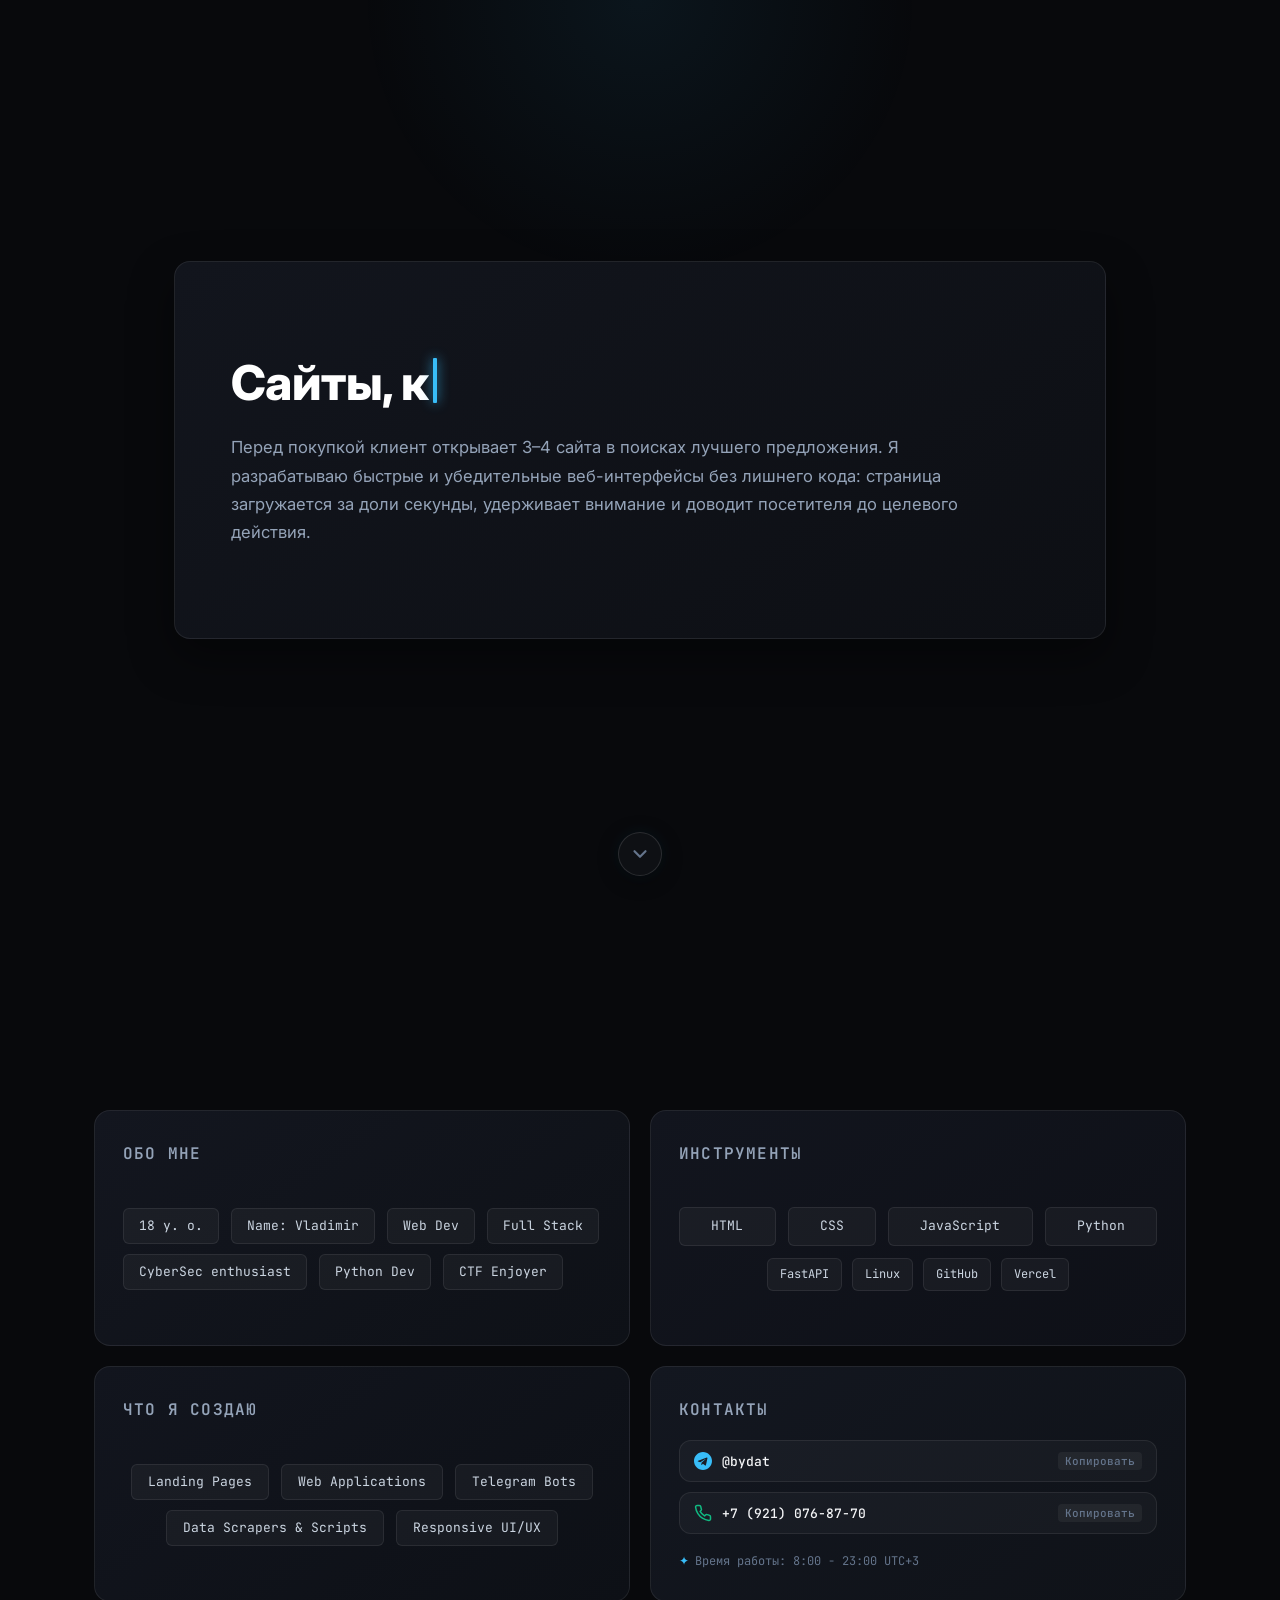
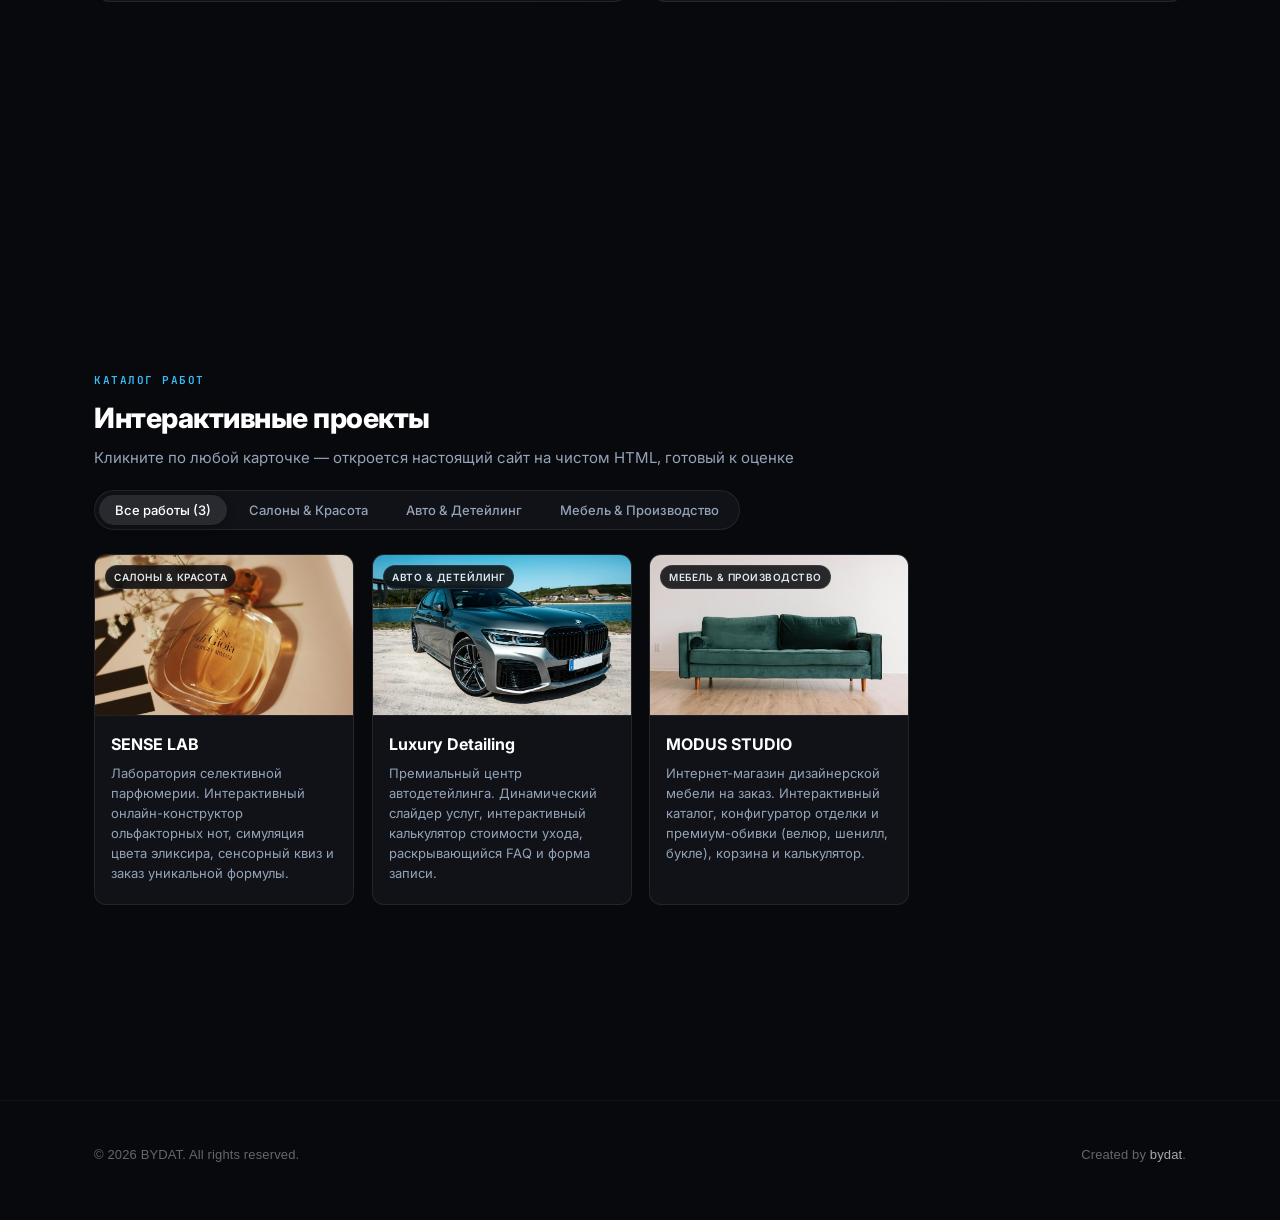
<file: index.html>
<!DOCTYPE html>
<html lang="ru">
<head>
  <meta charset="UTF-8">
  <meta name="viewport" content="width=device-width, initial-scale=1.0">
  <title>Портфолио веб-разработчика | Чистая HTML/CSS верстка</title>
  <meta name="description" content="Разработка адаптивных, быстрых и чистых сайтов без конструкторов и нейрослопа. Примеры работ и контакты.">
  
  <!-- Open Graph -->
  <meta property="og:title" content="Портфолио веб-разработчика">
  <meta property="og:description" content="Разработка адаптивных сайтов на чистом HTML/CSS/JS.">
  <meta property="og:type" content="website">

  <!-- Favicon -->
  <link rel="icon" type="image/svg+xml" href="data:image/svg+xml,%3Csvg xmlns='http://www.w3.org/2000/svg' viewBox='0 0 32 32'%3E%3Crect width='32' height='32' rx='8' fill='%23111318'/%3E%3Ctext x='16' y='22' font-family='monospace' font-size='18' font-weight='bold' fill='%2338bdf8' text-anchor='middle'%3E%26lt%3B%2F%26gt%3B%3C/text%3E%3C/svg%3E">

  <!-- Fonts & Styles -->
  <link rel="preconnect" href="https://fonts.googleapis.com">
  <link rel="preconnect" href="https://fonts.gstatic.com" crossorigin>
  <link href="https://fonts.googleapis.com/css2?family=Inter:wght@400;500;600;700;800&family=JetBrains+Mono:wght@400;500;700&display=swap" rel="stylesheet">
  <link rel="stylesheet" href="styles/main.css">
</head>
<body>

  <!-- Background decorative light beams -->
  <div class="bg-glow" aria-hidden="true"></div>

  <main class="page-wrapper">

    <!-- ==========================================================================
         HERO SECTION (ПЕРВЫЙ ЭКРАН — НА ВЕСЬ ЭКРАН)
         ========================================================================== -->
    <section class="hero-screen">
      <div class="container hero-container">
        <!-- Карточка позиционирования -->
        <div class="hero-card spotlight">
          <div class="card-glow-layer"></div>
          <div>
            <h1 class="intro-title" id="heroTitle">
              <span id="typingTarget">Сайты, которые <span class="hero-highlight">реально</span> работают</span><span class="typing-cursor" aria-hidden="true"></span>
            </h1>
            <p class="intro-text">
              Перед покупкой клиент открывает 3–4 сайта в поисках лучшего предложения. Я разрабатываю быстрые и убедительные веб-интерфейсы без лишнего кода: страница загружается за доли секунды, удерживает внимание и доводит посетителя до целевого действия.
            </p>
          </div>
        </div>
      </div>

    </section>

    <!-- ==========================================================================
         ABOUT & SKILLS SECTION (ВТОРОЙ ЭКРАН — О СЕБЕ, ИНСТРУМЕНТЫ, НАПРАВЛЕНИЯ, КОНТАКТЫ)
         ========================================================================== -->
    <section id="about" class="about-bento-section">
      <div class="container">
        <div class="about-bento-grid">
          
          <!-- Карточка 1: Обо мне -->
          <div class="bento-card bento-about-me spotlight reveal-on-scroll reveal-delay-1">
            <div class="card-glow-layer"></div>
            <div>
              <div class="card-label">Обо мне</div>
            </div>
            <div class="about-tags">
              <span class="about-tag">18 y. o.</span>
              <span class="about-tag">Name: Vladimir</span>
              <span class="about-tag">Web Dev</span>
              <span class="about-tag">Full Stack</span>
              <span class="about-tag">CyberSec enthusiast</span>
              <span class="about-tag">Python Dev</span>
              <span class="about-tag">CTF Enjoyer</span>
            </div>
          </div>

          <!-- Карточка 2: Инструменты -->
          <div class="bento-card bento-stack spotlight reveal-on-scroll reveal-delay-2">
            <div class="card-glow-layer"></div>
            <div>
              <div class="card-label">Инструменты</div>
            </div>
            <div class="stack-tags">
              <div class="stack-row stack-row-primary">
                <span class="stack-tag">HTML</span>
                <span class="stack-tag">CSS</span>
                <span class="stack-tag">JavaScript</span>
                <span class="stack-tag">Python</span>
              </div>
              <div class="stack-row stack-row-secondary">
                <span class="stack-tag">FastAPI</span>
                <span class="stack-tag">Linux</span>
                <span class="stack-tag">GitHub</span>
                <span class="stack-tag">Vercel</span>
              </div>
            </div>
          </div>

          <!-- Карточка 3: Что я создаю -->
          <div class="bento-card bento-services spotlight reveal-on-scroll reveal-delay-3">
            <div class="card-glow-layer"></div>
            <div>
              <div class="card-label">Что я создаю</div>
            </div>
            <div class="services-tags">
              <span class="service-tag">Landing Pages</span>
              <span class="service-tag">Web Applications</span>
              <span class="service-tag">Telegram Bots</span>
              <span class="service-tag">Data Scrapers &amp; Scripts</span>
              <span class="service-tag">Responsive UI/UX</span>
            </div>
          </div>

          <!-- Карточка 4: Контакты -->
          <div id="contacts" class="bento-card bento-contacts spotlight reveal-on-scroll reveal-delay-4">
            <div class="card-glow-layer"></div>
            <div>
              <div class="card-label">Контакты</div>
            </div>
            <div class="contact-rows">
              <!-- Строка Telegram -->
              <button class="contact-row-btn" data-copy="@bydat">
                <div class="contact-row-left">
                  <svg class="contact-icon tg-icon" width="18" height="18" viewBox="0 0 24 24" fill="currentColor" aria-hidden="true">
                    <path d="M12 0C5.373 0 0 5.373 0 12s5.373 12 12 12 12-5.373 12-12S18.627 0 12 0zm5.894 8.221-1.97 9.28c-.145.658-.537.818-1.084.508l-3-2.21-1.446 1.394c-.16.16-.295.295-.605.295l.213-3.053 5.56-5.023c.242-.213-.054-.333-.373-.121l-6.871 4.326-2.962-.924c-.643-.204-.657-.643.136-.953l11.57-4.461c.537-.194 1.006.131.832.946z"/>
                  </svg>
                  <span>@bydat</span>
                </div>
                <span class="contact-row-copy">Копировать</span>
              </button>

              <!-- Строка Телефона -->
              <button class="contact-row-btn" data-copy="+79210768770">
                <div class="contact-row-left">
                  <svg class="contact-icon ph-icon" width="18" height="18" viewBox="0 0 24 24" fill="none" stroke="currentColor" stroke-width="2" stroke-linecap="round" stroke-linejoin="round" aria-hidden="true">
                    <path d="M22 16.92v3a2 2 0 0 1-2.18 2 19.79 19.79 0 0 1-8.63-3.07 19.5 19.5 0 0 1-6-6 19.79 19.79 0 0 1-3.07-8.67A2 2 0 0 1 4.11 2h3a2 2 0 0 1 2 1.72 12.84 12.84 0 0 0 .7 2.81 2 2 0 0 1-.45 2.11L8.09 9.91a16 16 0 0 0 6 6l1.27-1.27a2 2 0 0 1 2.11-.45 12.84 12.84 0 0 0 2.81.7A2 2 0 0 1 22 16.92z"/>
                  </svg>
                  <span>+7 (921) 076-87-70</span>
                </div>
                <span class="contact-row-copy">Копировать</span>
              </button>

            </div>
            <div class="response-time-badge">
              <span class="sparkle-icon">✦</span> Время работы: 8:00 - 23:00 UTC+3
            </div>
          </div>

        </div>
      </div>

    </section>

    <!-- ==========================================================================
         PROJECTS CATALOG ("КАРТОЧКИ ПРОЕКТОВ" С ПЛАВНЫМ СКРОЛЛ-ПОЯВЛЕНИЕМ)
         ========================================================================== -->
    <section id="projects" class="projects-section">
      <div class="container">
        
        <div class="section-header reveal-on-scroll">
          <div class="section-title-box">
            <div class="sub-badge">КАТАЛОГ РАБОТ</div>
            <h2>Интерактивные проекты</h2>
            <p>Кликните по любой карточке — откроется настоящий сайт на чистом HTML, готовый к оценке</p>
          </div>

          <!-- Фильтры по категориям -->
          <div class="filters-wrap">
            <button class="filter-btn active" data-filter="all">Все работы (3)</button>
            <button class="filter-btn" data-filter="beauty">Салоны &amp; Красота</button>
            <button class="filter-btn" data-filter="auto">Авто &amp; Детейлинг</button>
            <button class="filter-btn" data-filter="production">Мебель &amp; Производство</button>
          </div>
        </div>

        <!-- Сетка проектов -->
        <div class="projects-grid">

          <!-- Проект 1: SENSE LAB -->
          <article class="project-card spotlight reveal-on-scroll" data-category="beauty">
            <div class="card-glow-layer"></div>
            <a href="projects/scent/index.html" class="project-card-link" title="Открыть сайт SENSE LAB">
              <div class="project-card-thumb">
                <img src="assets/previews/scent.jpg" alt="Превью SENSE LAB" loading="lazy">
                <div class="thumb-overlay">
                  <span class="overlay-btn">Смотреть проект ↗</span>
                </div>
                <span class="project-badge-tag">Салоны &amp; Красота</span>
              </div>
              <div class="project-body">
                <h3 class="project-title">SENSE LAB</h3>
                <p class="project-desc">
                  Лаборатория селективной парфюмерии. Интерактивный онлайн-конструктор ольфакторных нот, симуляция цвета эликсира, сенсорный квиз и заказ уникальной формулы.
                </p>
              </div>
            </a>
          </article>

          <!-- Проект 2: Luxury Detailing -->
          <article class="project-card spotlight reveal-on-scroll" data-category="auto">
            <div class="card-glow-layer"></div>
            <a href="projects/detaling/index.html" class="project-card-link" title="Открыть сайт Luxury Detailing">
              <div class="project-card-thumb">
                <img src="assets/previews/detaling.jpg" alt="Превью Luxury Detailing" loading="lazy">
                <div class="thumb-overlay">
                  <span class="overlay-btn">Смотреть проект ↗</span>
                </div>
                <span class="project-badge-tag">Авто &amp; Детейлинг</span>
              </div>
              <div class="project-body">
                <h3 class="project-title">Luxury Detailing</h3>
                <p class="project-desc">
                  Премиальный центр автодетейлинга. Динамический слайдер услуг, интерактивный калькулятор стоимости ухода, раскрывающийся FAQ и форма записи.
                </p>
              </div>
            </a>
          </article>

          <!-- Проект 3: MODUS STUDIO -->
          <article class="project-card spotlight reveal-on-scroll" data-category="production">
            <div class="card-glow-layer"></div>
            <a href="projects/modus/index.html" class="project-card-link" title="Открыть сайт MODUS STUDIO">
              <div class="project-card-thumb">
                <img src="assets/previews/modus.jpg" alt="Превью MODUS STUDIO" loading="lazy">
                <div class="thumb-overlay">
                  <span class="overlay-btn">Смотреть проект ↗</span>
                </div>
                <span class="project-badge-tag">Мебель &amp; Производство</span>
              </div>
              <div class="project-body">
                <h3 class="project-title">MODUS STUDIO</h3>
                <p class="project-desc">
                  Интернет-магазин дизайнерской мебели на заказ. Интерактивный каталог, конфигуратор отделки и премиум-обивки (велюр, шенилл, букле), корзина и калькулятор.
                </p>
              </div>
            </a>
          </article>

        </div>

      </div>
    </section>
  </main>

  <!-- ==========================================================================
       FOOTER
       ========================================================================== -->
  <footer class="portfolio-footer">
    <div class="container footer-content">
      <p class="footer-copy">&copy; 2026 BYDAT. All rights reserved.</p>
      <p class="footer-author">Created by <a href="https://t.me/bydat" target="_blank" rel="noopener noreferrer">bydat</a>.</p>
    </div>
  </footer>

  <!-- Плавающая кнопка навигации (стрелочка вниз / наверх) -->
  <button id="scrollNavBtn" class="scroll-nav-btn" aria-label="Пролистать вниз">
    <svg class="scroll-nav-arrow" width="22" height="22" viewBox="0 0 24 24" fill="none" stroke="currentColor" stroke-width="2.4" stroke-linecap="round" stroke-linejoin="round">
      <path d="m6 9 6 6 6-6"/>
    </svg>
  </button>

  <!-- Toast Notification -->
  <div id="toast-notice" class="toast-notice">
    <span class="toast-check">✓</span>
    <span class="toast-text">Скопировано в буфер обмена</span>
  </div>

  <script src="scripts/main.js"></script>
</body>
</html>
</file>
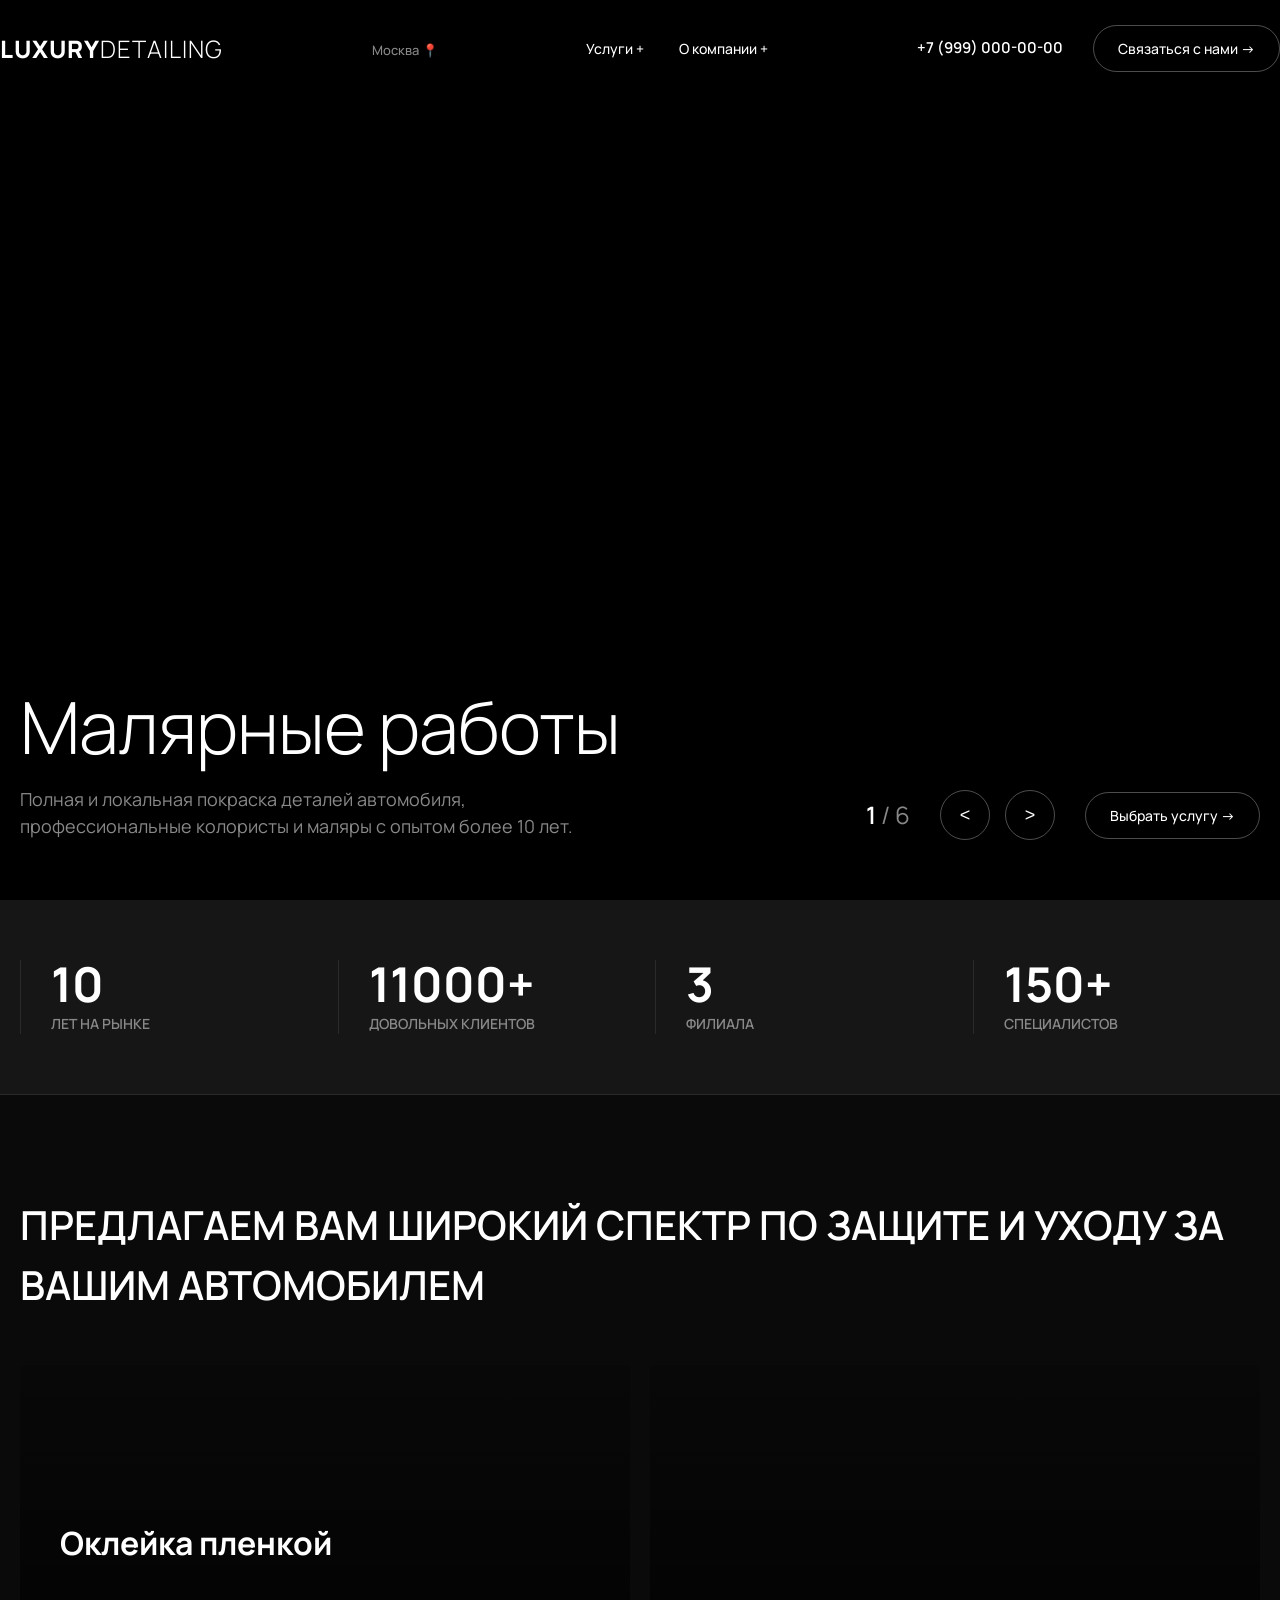
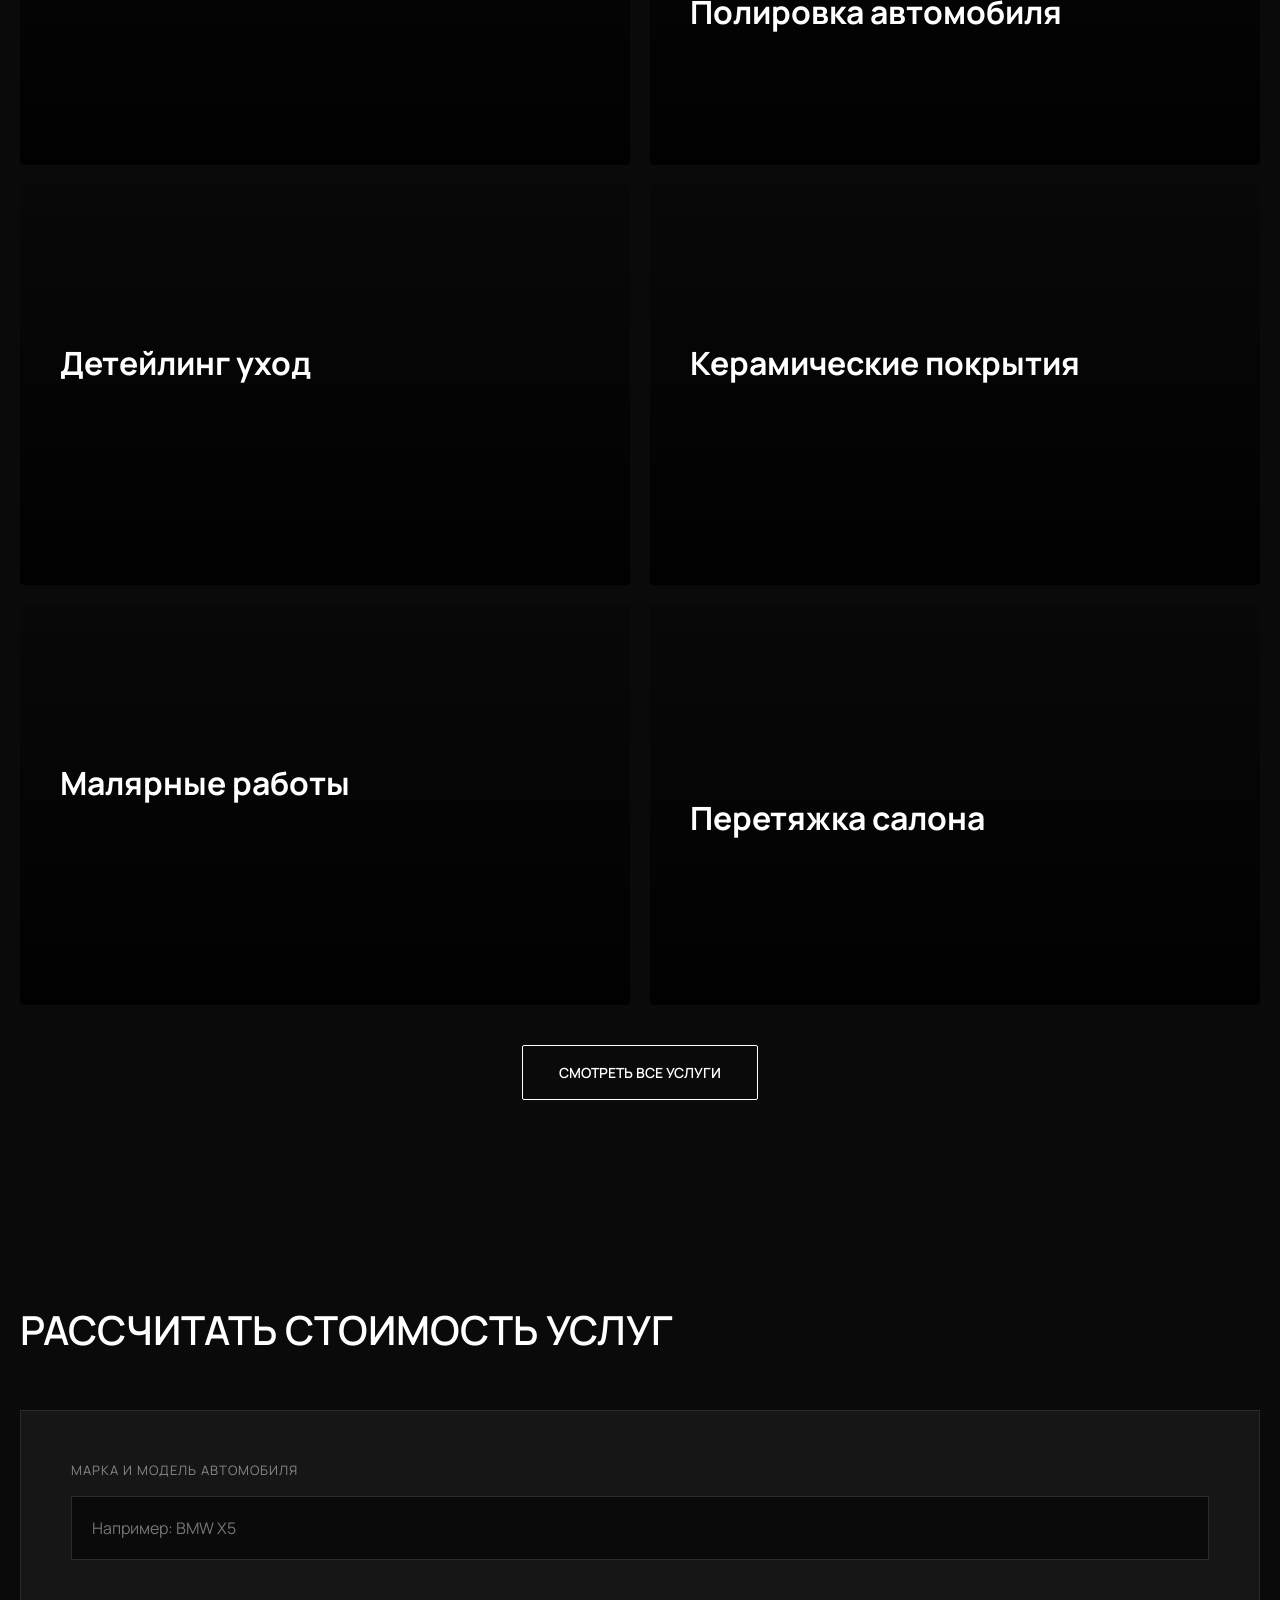
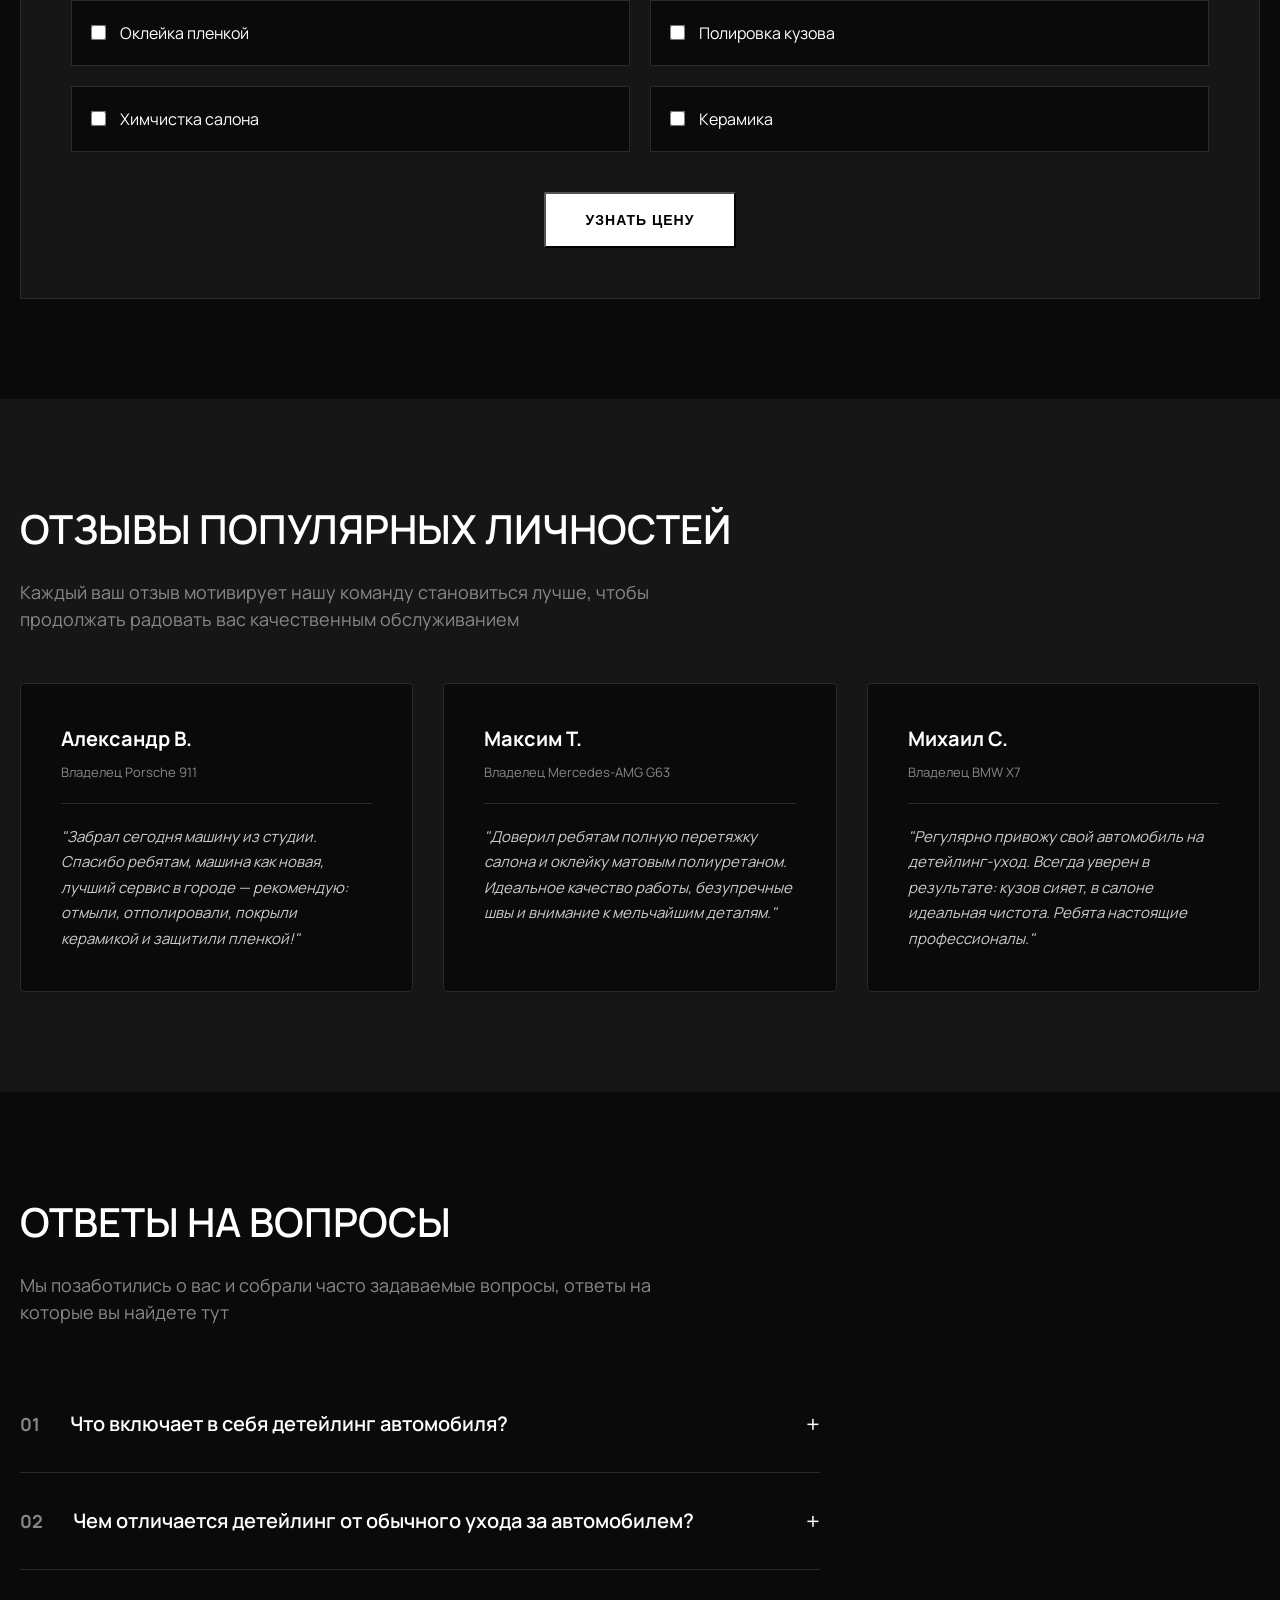
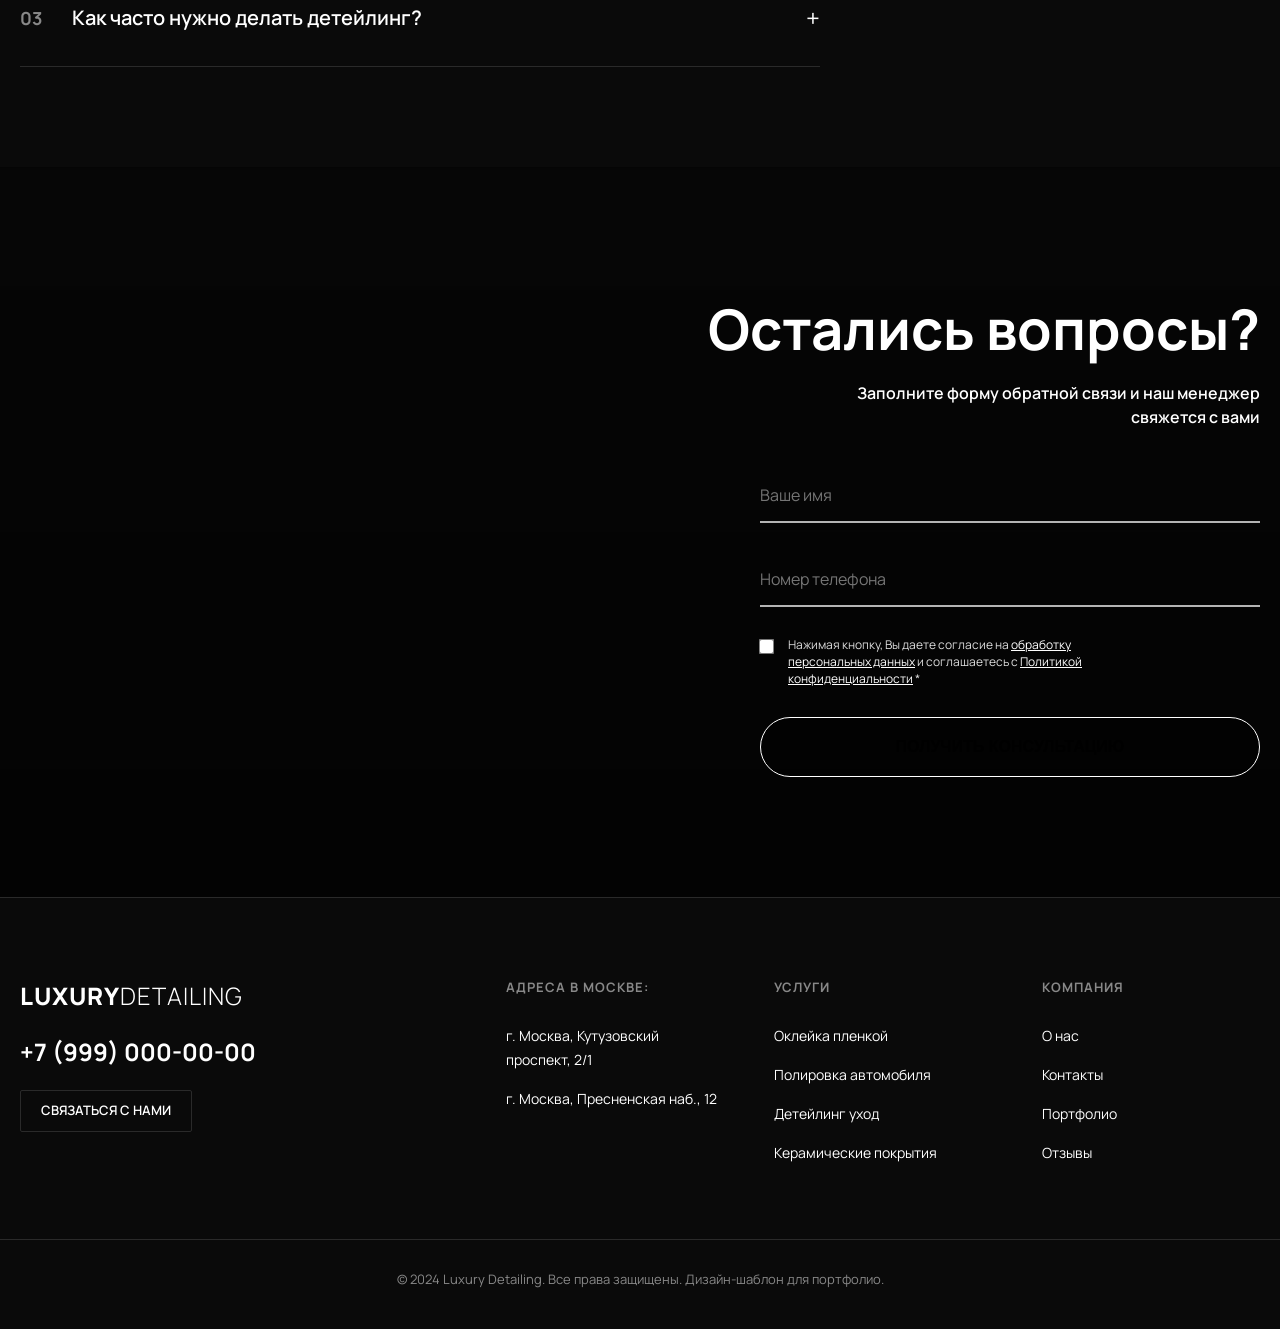
<file: projects/detaling/index.html>
<!DOCTYPE html>
<html lang="ru">
<head>
    <meta charset="UTF-8">
    <meta name="viewport" content="width=device-width, initial-scale=1.0">
    <title>Luxury Detailing | Премиум шаблон</title>
    <link rel="preconnect" href="https://fonts.googleapis.com">
    <link rel="preconnect" href="https://fonts.gstatic.com" crossorigin>
    <link href="https://fonts.googleapis.com/css2?family=Manrope:wght@300;400;500;600;700;800&display=swap" rel="stylesheet">
    <link rel="stylesheet" href="style.css">
</head>
<body>
    <!-- STICKY HEADER -->
    <div class="sticky-header">
        <div class="container sticky-inner">
            <a href="#" class="logo">LUXURY<span>DETAILING</span></a>
            <nav class="sticky-nav">
                <a href="#services">Оклейка пленкой</a>
                <a href="#services">Полировка</a>
                <a href="#services">Детейлинг</a>
                <a href="#services">Уход</a>
            </nav>
            <a href="#callback" class="btn-sm">Оставить заявку</a>
        </div>
    </div>

    <!-- HEADER -->
    <header class="header">
        <div class="container header-inner">
            <a href="#" class="logo">LUXURY<span>DETAILING</span></a>
            <div class="header-city">
                <a href="#">Москва 📍</a>
            </div>
            <nav class="nav">
                <a href="#services">Услуги +</a>
                <a href="#about">О компании +</a>
            </nav>
            <div class="header-contact">
                <a href="tel:+79990000000" class="phone">+7 (999) 000-00-00</a>
                <a href="#callback" class="btn-outline-header">Связаться с нами &rarr;</a>
            </div>
        </div>
    </header>

    <!-- HERO -->
    <section class="hero">
        <div class="hero-slider">
            <div class="slide active" style="background-image: url('https://images.unsplash.com/photo-1552519507-da3b142c6e3d?auto=format&fit=crop&q=80')"></div>
            <div class="slide" style="background-image: url('https://images.unsplash.com/photo-1601362840469-51e4d8d58785?auto=format&fit=crop&q=80')"></div>
            <div class="slide" style="background-image: url('https://images.unsplash.com/photo-1550355291-bbee04a92027?auto=format&fit=crop&q=80')"></div>
            <div class="slide" style="background-image: url('https://images.unsplash.com/photo-1555215695-3004980ad54e?auto=format&fit=crop&q=80')"></div>
            <div class="slide" style="background-image: url('https://images.unsplash.com/photo-1492144534655-ae79c964c9d7?auto=format&fit=crop&q=80')"></div>
            <div class="slide" style="background-image: url('https://images.unsplash.com/photo-1611821064430-0d40221e4f03?auto=format&fit=crop&q=80')"></div>
        </div>
        <div class="container hero-container">
            <div class="hero-text">
                <h1 id="hero-title">Малярные работы</h1>
                <p id="hero-desc">Полная и локальная покраска деталей автомобиля, профессиональные колористы и маляры с опытом более 10 лет.</p>
            </div>
            <div class="hero-controls">
                <div class="slider-counter">
                    <span id="current-slide">1</span> / 6
                </div>
                <div class="slider-arrows">
                    <button id="prev-slide">&lt;</button>
                    <button id="next-slide">&gt;</button>
                </div>
                <a href="#services" class="btn-outline-header">Выбрать услугу &rarr;</a>
            </div>
        </div>
    </section>

    <!-- STATS -->
    <section class="stats">
        <div class="container stats-grid">
            <div class="stat-item">
                <div class="stat-num">10</div>
                <div class="stat-text">Лет на рынке</div>
            </div>
            <div class="stat-item">
                <div class="stat-num">11000+</div>
                <div class="stat-text">Довольных клиентов</div>
            </div>
            <div class="stat-item">
                <div class="stat-num">3</div>
                <div class="stat-text">Филиала</div>
            </div>
            <div class="stat-item">
                <div class="stat-num">150+</div>
                <div class="stat-text">Специалистов</div>
            </div>
        </div>
    </section>

    <!-- MAIN SERVICES GRID -->
    <section id="services" class="services">
        <div class="container">
            <h2 class="section-title">Предлагаем вам широкий спектр по защите и уходу за вашим автомобилем</h2>
            
            <div class="services-masonry">
                <!-- Card 1 -->
                <div class="service-block bg-wrap">
                    <h3>Оклейка пленкой</h3>
                    <ul class="service-links">
                        <li><a href="#">Оклейка виниловой пленкой</a></li>
                        <li><a href="#">Оклейка декоративных элементов</a></li>
                        <li><a href="#">Оклейка антигравийной пленкой</a></li>
                        <li><a href="#">Бронирование лобового стекла</a></li>
                    </ul>
                </div>
                
                <!-- Card 2 -->
                <div class="service-block bg-polish">
                    <h3>Полировка автомобиля</h3>
                    <ul class="service-links">
                        <li><a href="#">Полировка кузова автомобиля</a></li>
                        <li><a href="#">Полировка деталей салона</a></li>
                    </ul>
                </div>

                <!-- Card 3 -->
                <div class="service-block bg-detailing">
                    <h3>Детейлинг уход</h3>
                    <ul class="service-links">
                        <li><a href="#">Химчистка салона автомобиля</a></li>
                        <li><a href="#">Уход за подкапотным пространством</a></li>
                        <li><a href="#">Глубокая очистка радиатора</a></li>
                        <li><a href="#">Детейлинг уход за подвеской</a></li>
                    </ul>
                </div>

                <!-- Card 4 -->
                <div class="service-block bg-ceramic">
                    <h3>Керамические покрытия</h3>
                    <ul class="service-links">
                        <li><a href="#">Керамическое покрытие для кузова</a></li>
                        <li><a href="#">Защита дисков</a></li>
                        <li><a href="#">Керамика для салона</a></li>
                        <li><a href="#">Антидождь</a></li>
                    </ul>
                </div>

                <!-- Card 5 -->
                <div class="service-block bg-paint">
                    <h3>Малярные работы</h3>
                    <ul class="service-links">
                        <li><a href="#">Покраска автомобиля</a></li>
                        <li><a href="#">Локальная покраска</a></li>
                        <li><a href="#">Пакет «Антихром»</a></li>
                        <li><a href="#">Окрас дисков</a></li>
                    </ul>
                </div>

                <!-- Card 6 -->
                <div class="service-block bg-interior">
                    <h3>Перетяжка салона</h3>
                    <ul class="service-links">
                        <li><a href="#">Перешив руля</a></li>
                        <li><a href="#">Реставрация салона</a></li>
                        <li><a href="#">Ремонт сидений автомобиля</a></li>
                    </ul>
                </div>
            </div>
            
            <div class="services-action">
                <a href="#" class="btn-outline-white">Смотреть все услуги</a>
            </div>
        </div>
    </section>

    <!-- CALCULATOR -->
    <section class="calculator">
        <div class="container">
            <h2 class="section-title">Рассчитать стоимость услуг</h2>
            <div class="calc-wrapper">
                <div class="calc-form">
                    <div class="calc-group">
                        <label>Марка и модель автомобиля</label>
                        <input type="text" placeholder="Например: BMW X5">
                    </div>
                    <div class="calc-services">
                        <label class="calc-checkbox">
                            <input type="checkbox"> <span>Оклейка пленкой</span>
                        </label>
                        <label class="calc-checkbox">
                            <input type="checkbox"> <span>Полировка кузова</span>
                        </label>
                        <label class="calc-checkbox">
                            <input type="checkbox"> <span>Химчистка салона</span>
                        </label>
                        <label class="calc-checkbox">
                            <input type="checkbox"> <span>Керамика</span>
                        </label>
                    </div>
                    <div class="calc-action">
                        <button type="button" class="btn-main" onclick="alert('Это демонстрационный шаблон. Форма никуда не отправляется.')">Узнать цену</button>
                    </div>
                </div>
            </div>
        </div>
    </section>

    <!-- REVIEWS -->
    <section id="reviews" class="reviews">
        <div class="container">
            <h2 class="section-title">Отзывы популярных личностей</h2>
            <p class="section-subtitle">Каждый ваш отзыв мотивирует нашу команду становиться лучше, чтобы продолжать радовать вас качественным обслуживанием</p>
            
            <div class="reviews-grid">
                <div class="review-card">
                    <div class="review-header">
                        <h4>Александр В.</h4>
                        <span>Владелец Porsche 911</span>
                    </div>
                    <p class="review-text">"Забрал сегодня машину из студии. Спасибо ребятам, машина как новая, лучший сервис в городе — рекомендую: отмыли, отполировали, покрыли керамикой и защитили пленкой!"</p>
                </div>
                
                <div class="review-card">
                    <div class="review-header">
                        <h4>Максим Т.</h4>
                        <span>Владелец Mercedes-AMG G63</span>
                    </div>
                    <p class="review-text">"Доверил ребятам полную перетяжку салона и оклейку матовым полиуретаном. Идеальное качество работы, безупречные швы и внимание к мельчайшим деталям."</p>
                </div>
                
                <div class="review-card">
                    <div class="review-header">
                        <h4>Михаил С.</h4>
                        <span>Владелец BMW X7</span>
                    </div>
                    <p class="review-text">"Регулярно привожу свой автомобиль на детейлинг-уход. Всегда уверен в результате: кузов сияет, в салоне идеальная чистота. Ребята настоящие профессионалы."</p>
                </div>
            </div>
        </div>
    </section>


    <!-- FAQ -->
    <section class="faq">
        <div class="container">
            <h2 class="section-title">Ответы на вопросы</h2>
            <p class="section-subtitle">Мы позаботились о вас и собрали часто задаваемые вопросы, ответы на которые вы найдете тут</p>
            
            <div class="faq-list">
                <div class="faq-item">
                    <div class="faq-question">
                        <span class="faq-num">01</span>
                        <h3>Что включает в себя детейлинг автомобиля?</h3>
                        <div class="faq-icon">+</div>
                    </div>
                    <div class="faq-answer">
                        <p>Детейлинг – это комплексная чистка автомобиля, включающая как внешнюю, так и внутреннюю обработку. Это может включать очистку кузова, полировку, обработку стекол, химчистку салона и нанесение защитных покрытий.</p>
                    </div>
                </div>
                
                <div class="faq-item">
                    <div class="faq-question">
                        <span class="faq-num">02</span>
                        <h3>Чем отличается детейлинг от обычного ухода за автомобилем?</h3>
                        <div class="faq-icon">+</div>
                    </div>
                    <div class="faq-answer">
                        <p>Обычный уход удаляет поверхностную грязь, тогда как детейлинг – это более глубокая очистка и защита автомобиля с применением специализированных средств и технологий.</p>
                    </div>
                </div>

                <div class="faq-item">
                    <div class="faq-question">
                        <span class="faq-num">03</span>
                        <h3>Как часто нужно делать детейлинг?</h3>
                        <div class="faq-icon">+</div>
                    </div>
                    <div class="faq-answer">
                        <p>Рекомендуется проводить детейлинг 1-2 раза в год, в зависимости от условий эксплуатации автомобиля, чтобы поддерживать его внешний вид и защитные покрытия.</p>
                    </div>
                </div>
            </div>
        </div>
    </section>

    <!-- CONTACT FORM -->
    <section id="callback" class="lead-form-section" style="background-image: linear-gradient(rgba(0,0,0,0.4), rgba(0,0,0,0.7)), url('https://images.unsplash.com/photo-1494976388531-d1058494cdd8?auto=format&fit=crop&q=80')">
        <div class="container">
            <div class="lead-form-inner">
                <div class="lead-text">
                    <h2>Остались вопросы?</h2>
                    <p>Заполните форму обратной связи и наш менеджер<br>свяжется с вами</p>
                </div>
                <form class="lead-form" onsubmit="event.preventDefault(); alert('Это демо-версия сайта. Заявки отключены.');">
                    <input type="text" placeholder="Ваше имя" required>
                    <input type="tel" placeholder="Номер телефона" required>
                    <label class="form-policy-checkbox">
                        <input type="checkbox" required>
                        <span>Нажимая кнопку, Вы даете согласие на <a href="#">обработку<br>персональных данных</a> и соглашаетесь c <a href="#">Политикой<br>конфиденциальности</a> *</span>
                    </label>
                    <button type="submit" class="btn-outline-white round">Получить консультацию</button>
                </form>
            </div>
        </div>
    </section>

    <!-- FOOTER -->
    <footer class="footer">
        <div class="container footer-grid">
            <div class="footer-col brand-col">
                <a href="/" class="logo">LUXURY<span>DETAILING</span></a>
                <a href="tel:+79990000000" class="footer-phone">+7 (999) 000-00-00</a>
                <a href="#callback" class="btn-sm">Связаться с нами</a>
            </div>
            
            <div class="footer-col">
                <h4>Адреса в Москве:</h4>
                <ul>
                    <li><a href="#">г. Москва, Кутузовский проспект, 2/1</a></li>
                    <li><a href="#">г. Москва, Пресненская наб., 12</a></li>
                </ul>
            </div>
            
            <div class="footer-col">
                <h4>Услуги</h4>
                <ul>
                    <li><a href="#">Оклейка пленкой</a></li>
                    <li><a href="#">Полировка автомобиля</a></li>
                    <li><a href="#">Детейлинг уход</a></li>
                    <li><a href="#">Керамические покрытия</a></li>
                </ul>
            </div>
            
            <div class="footer-col">
                <h4>Компания</h4>
                <ul>
                    <li><a href="#">О нас</a></li>
                    <li><a href="#">Контакты</a></li>
                    <li><a href="#">Портфолио</a></li>
                    <li><a href="#">Отзывы</a></li>
                </ul>
            </div>
        </div>
        <div class="container footer-bottom">
            <p>&copy; 2024 Luxury Detailing. Все права защищены. Дизайн-шаблон для портфолио.</p>
        </div>
    </footer>

    <script src="script.js"></script>
</body>
</html>
</file>
<file: styles/main.css>
/* ==========================================================================
   PORTFOLIO STYLESHEET — MODERN DARK AESTHETICS & MICRO-ANIMATIONS
   Clean, bespoke, no generic AI slop.
   ========================================================================== */

:root {
  --bg: #08090c;
  --bg-surface: #101217;
  --bg-surface-hover: #151820;
  --bg-surface-active: #1a1e28;
  
  --border: rgba(255, 255, 255, 0.08);
  --border-strong: rgba(255, 255, 255, 0.16);
  --border-focus: #38bdf8;
  
  --text: #f3f4f6;
  --text-muted: #94a3b8;
  --text-dim: #64748b;
  
  --emerald: #10b981;
  --emerald-glow: rgba(16, 185, 129, 0.25);
  --sky: #38bdf8;
  --sky-glow: rgba(56, 189, 248, 0.2);
  --amber: #f59e0b;
  
  --radius-sm: 6px;
  --radius-md: 12px;
  --radius-lg: 16px;
  --radius-full: 9999px;
  
  --transition-fast: 0.15s cubic-bezier(0.16, 1, 0.3, 1);
  --transition-smooth: 0.25s cubic-bezier(0.16, 1, 0.3, 1);
  --font-sans: -apple-system, BlinkMacSystemFont, "Inter", "Segoe UI", Roboto, "Helvetica Neue", Arial, sans-serif;
  --font-mono: "JetBrains Mono", "SF Mono", Menlo, Consolas, monospace;
}

* {
  box-sizing: border-box;
  margin: 0;
  padding: 0;
}

html {
  scroll-behavior: auto;
  background-color: var(--bg);
  color: var(--text);
  font-family: var(--font-sans);
  font-size: 16px;
  line-height: 1.6;
  -webkit-font-smoothing: antialiased;
  -moz-osx-font-smoothing: grayscale;
}

body {
  min-height: 100vh;
  display: flex;
  flex-direction: column;
  position: relative;
  background-color: var(--bg);
  overflow-x: hidden;
}

/* Background atmospheric gradient */
.bg-glow {
  position: fixed;
  top: 0;
  left: 50%;
  transform: translateX(-50%);
  width: 1000px;
  height: 500px;
  background: radial-gradient(circle 400px at 50% 0%, rgba(56, 189, 248, 0.07), transparent 70%);
  pointer-events: none;
  z-index: 0;
}

::selection {
  background-color: rgba(56, 189, 248, 0.25);
  color: #ffffff;
}

a {
  color: inherit;
  text-decoration: none;
}

button {
  font-family: inherit;
}

.page-wrapper {
  position: relative;
  z-index: 1;
  padding-top: 0;
}

.container {
  width: 100%;
  max-width: 1140px;
  margin: 0 auto;
  padding: 0 24px;
}

/* ==========================================================================
   INTERACTIVE SPOTLIGHT & MOUSE GLOW
   ========================================================================== */

.spotlight {
  position: relative;
  overflow: hidden;
}

.card-glow-layer {
  position: absolute;
  top: 0;
  left: 0;
  right: 0;
  bottom: 0;
  pointer-events: none;
  opacity: 0;
  transition: opacity 0.3s ease;
  background: radial-gradient(
    450px circle at var(--mouse-x, 50%) var(--mouse-y, 50%),
    rgba(56, 189, 248, 0.09),
    transparent 60%
  );
  z-index: 1;
}

.spotlight:hover .card-glow-layer {
  opacity: 1;
}

/* ==========================================================================
   1. FULLSCREEN HERO SECTION (ПЕРВЫЙ ЭКРАН)
   ========================================================================== */

.hero-screen {
  min-height: 100vh;
  min-height: 100dvh;
  display: flex;
  flex-direction: column;
  justify-content: center;
  align-items: center;
  position: relative;
  padding: 40px 24px;
}

.hero-container {
  width: 100%;
  max-width: 980px;
  display: flex;
  justify-content: center;
}

.hero-card {
  width: 100%;
  min-height: clamp(320px, 42vh, 440px);
  display: flex;
  flex-direction: column;
  justify-content: center;
  background: linear-gradient(145deg, #12151d 0%, #0d0f14 100%);
  border: 1px solid var(--border);
  border-radius: var(--radius-lg);
  padding: clamp(48px, 5vw, 68px) clamp(34px, 4.5vw, 56px);
  position: relative;
  overflow: hidden;
  box-shadow: 0 18px 45px rgba(0, 0, 0, 0.42);
  transition: border-color var(--transition-smooth), transform var(--transition-smooth), box-shadow var(--transition-smooth);
  animation: heroEntrance 0.8s cubic-bezier(0.16, 1, 0.3, 1) forwards;
}

@keyframes heroEntrance {
  from {
    opacity: 0;
    transform: translateY(24px) scale(0.985);
  }
  to {
    opacity: 1;
    transform: translateY(0) scale(1);
  }
}

.hero-card:hover {
  border-color: var(--border-strong);
  transform: translateY(-2px);
  box-shadow: 0 22px 50px rgba(0, 0, 0, 0.5);
}

.intro-title {
  font-size: clamp(30px, 3.8vw, 48px);
  font-weight: 800;
  line-height: 1.2;
  color: #ffffff;
  margin-bottom: 22px;
  letter-spacing: -0.6px;
}

.text-gradient {
  background: linear-gradient(135deg, #ffffff 30%, #94a3b8 100%);
  -webkit-background-clip: text;
  -webkit-text-fill-color: transparent;
}

.hero-highlight {
  background: linear-gradient(135deg, #38bdf8 0%, #818cf8 60%, #c084fc 100%);
  -webkit-background-clip: text;
  -webkit-text-fill-color: transparent;
  font-weight: 800;
  display: inline;
  filter: drop-shadow(0 0 16px rgba(56, 189, 248, 0.4));
}

.typing-cursor {
  display: inline-block;
  width: 3.5px;
  height: 0.92em;
  background-color: var(--sky);
  margin-left: 5px;
  vertical-align: -0.06em;
  border-radius: 1px;
  box-shadow: 0 0 12px rgba(56, 189, 248, 0.85);
  animation: cursorBlink 0.95s steps(2, start) infinite;
}

@keyframes cursorBlink {
  0%, 100% {
    opacity: 1;
  }
  50% {
    opacity: 0;
  }
}

.intro-text {
  font-size: clamp(16px, 1.3vw, 18.5px);
  color: var(--text-muted);
  line-height: 1.7;
  max-width: 780px;
  margin-bottom: 0;
}

/* ==========================================================================
   FLOATING NAVIGATION BUTTON (СТРЕЛОЧКА ВНИЗ / ВВЕРХ)
   ========================================================================== */
.scroll-nav-btn {
  position: fixed;
  bottom: calc(24px + env(safe-area-inset-bottom, 0px));
  left: 50%;
  transform: translateX(-50%);
  width: 44px;
  height: 44px;
  border-radius: var(--radius-full);
  background: rgba(16, 18, 23, 0.85);
  backdrop-filter: blur(12px);
  -webkit-backdrop-filter: blur(12px);
  border: 1px solid rgba(255, 255, 255, 0.12);
  color: var(--text-dim);
  display: flex;
  align-items: center;
  justify-content: center;
  cursor: pointer;
  z-index: 95;
  box-shadow: 0 4px 20px rgba(0, 0, 0, 0.45), 0 0 16px rgba(56, 189, 248, 0.08);
  transition: color var(--transition-fast), border-color var(--transition-fast), box-shadow var(--transition-fast), transform var(--transition-fast);
  outline: none;
  animation: navBtnFloat 2.4s ease-in-out infinite;
}

.scroll-nav-btn:hover {
  animation-play-state: paused;
  color: var(--sky);
  border-color: rgba(56, 189, 248, 0.45);
  box-shadow: 0 6px 24px rgba(0, 0, 0, 0.6), 0 0 20px rgba(56, 189, 248, 0.25);
  transform: translateX(-50%) translateY(-2px);
}

.scroll-nav-btn:active {
  transform: translateX(-50%) scale(0.92);
}

.scroll-nav-arrow {
  display: block;
  transition: transform 0.45s cubic-bezier(0.16, 1, 0.3, 1);
  transform: rotate(0deg);
}

/* При переходе в блок проектов / низ сайта стрелочка переворачивается на 180° вверх */
.scroll-nav-btn.is-up .scroll-nav-arrow {
  transform: rotate(180deg);
}

@keyframes navBtnFloat {
  0%, 100% {
    transform: translateX(-50%) translateY(0);
  }
  50% {
    transform: translateX(-50%) translateY(4px);
  }
}

/* ==========================================================================
   2. ABOUT & SKILLS BENTO SECTION (ВТОРОЙ ЭКРАН)
   ========================================================================== */

.about-bento-section {
  min-height: 100vh;
  min-height: 100dvh;
  display: flex;
  flex-direction: column;
  justify-content: center;
  align-items: center;
  position: relative;
  padding: 48px 24px 36px;
}

.about-bento-grid {
  display: grid;
  grid-template-columns: repeat(2, 1fr);
  gap: 20px;
}

.about-bento-grid .bento-card {
  grid-column: auto;
}

.bento-card {
  background: var(--bg-surface);
  border: 1px solid var(--border);
  border-radius: var(--radius-lg);
  padding: 30px 28px;
  display: flex;
  flex-direction: column;
  justify-content: space-between;
  min-height: 236px;
  transition: border-color var(--transition-smooth), transform var(--transition-smooth), box-shadow var(--transition-smooth);
  position: relative;
}

.bento-card:hover {
  border-color: var(--border-strong);
  transform: translateY(-2px);
  box-shadow: 0 12px 30px rgba(0, 0, 0, 0.35);
}

/* Bento Item 1: About Me Card */
.bento-about-me {
  background: linear-gradient(145deg, #13161f 0%, #0e1117 100%);
}

.about-tags {
  display: flex;
  flex-wrap: wrap;
  gap: 10px 12px;
  margin: auto 0;
  position: relative;
  z-index: 2;
}

.about-tag {
  display: inline-flex;
  align-items: center;
  padding: 8px 15px;
  background: rgba(255, 255, 255, 0.04);
  border: 1px solid var(--border);
  border-radius: var(--radius-sm);
  font-family: var(--font-mono);
  font-size: 13px;
  color: #cbd5e1;
  line-height: 1.4;
  cursor: default;
  transition: all var(--transition-fast);
}

.about-tag:hover {
  background: rgba(56, 189, 248, 0.12);
  border-color: rgba(56, 189, 248, 0.35);
  color: #ffffff;
  transform: translateY(-2px);
}

/* Bento Item 4: Quick Contacts Card */
.bento-contacts {
  background: linear-gradient(145deg, #131720 0%, #0f1218 100%);
}

.card-label {
  font-family: var(--font-mono);
  font-size: 16px;
  font-weight: 600;
  letter-spacing: 1.2px;
  color: var(--text-muted);
  text-transform: uppercase;
  margin-bottom: 16px;
}

.card-heading {
  font-size: 19px;
  font-weight: 700;
  color: #ffffff;
  margin-bottom: 16px;
}

.contact-rows {
  display: flex;
  flex-direction: column;
  gap: 10px;
  position: relative;
  z-index: 2;
}

.contact-row-btn {
  display: flex;
  align-items: center;
  justify-content: space-between;
  padding: 11px 14px;
  background: rgba(255, 255, 255, 0.03);
  border: 1px solid var(--border);
  border-radius: var(--radius-md);
  font-family: var(--font-mono);
  color: var(--text);
  font-size: 13px;
  font-weight: 500;
  transition: all var(--transition-fast);
  cursor: pointer;
  width: 100%;
  text-align: left;
}

.contact-row-btn:hover {
  background: var(--bg-surface-hover);
  border-color: var(--border-strong);
  color: #ffffff;
  transform: translateX(3px);
}

.contact-row-left {
  display: flex;
  align-items: center;
  gap: 10px;
}

.contact-icon {
  width: 18px;
  height: 18px;
  display: block;
  flex-shrink: 0;
}

.tg-icon { color: var(--sky); }
.ph-icon { color: var(--emerald); }
.em-icon { color: #cbd5e1; }

.contact-row-copy {
  font-family: var(--font-mono);
  font-size: 11px;
  color: var(--text-dim);
  padding: 2px 7px;
  background: rgba(255, 255, 255, 0.05);
  border-radius: 4px;
  transition: all var(--transition-fast);
}

.contact-row-btn:hover .contact-row-copy {
  background: rgba(255, 255, 255, 0.1);
  color: #ffffff;
}

.response-time-badge {
  margin-top: 16px;
  font-family: var(--font-mono);
  font-size: 12px;
  color: var(--text-dim);
  display: flex;
  align-items: center;
  gap: 6px;
}

.sparkle-icon {
  color: var(--sky);
}

/* Bento Item 2: Tech Stack */
.bento-stack {
  background: linear-gradient(145deg, #12151e 0%, #0e1017 100%);
}

.stack-tags {
  display: flex;
  flex-direction: column;
  gap: 12px;
  width: 100%;
  margin: auto 0;
  position: relative;
  z-index: 2;
}

.stack-row {
  display: flex;
  align-items: center;
  width: 100%;
  flex-wrap: wrap;
}

.stack-row-primary {
  gap: 10px 12px;
}

.stack-row-primary .stack-tag {
  flex: 1 1 auto;
  padding: 8px 14px;
}

.stack-row-secondary {
  justify-content: center;
  gap: 8px 10px;
}

.stack-row-secondary .stack-tag {
  flex: 0 0 auto;
  padding: 6px 12px;
  font-size: 12px;
}

.stack-tag {
  display: inline-flex;
  align-items: center;
  justify-content: center;
  text-align: center;
  background: rgba(255, 255, 255, 0.04);
  border: 1px solid var(--border);
  border-radius: var(--radius-sm);
  font-family: var(--font-mono);
  font-size: 13px;
  color: #cbd5e1;
  cursor: default;
  transition: all var(--transition-fast);
}

.stack-tag:hover {
  background: rgba(56, 189, 248, 0.12);
  border-color: rgba(56, 189, 248, 0.35);
  color: #ffffff;
  transform: translateY(-2px);
}

/* Bento Item 3: What I Build / Services */
.bento-services {
  background: linear-gradient(145deg, #12151e 0%, #0d1016 100%);
}

.services-tags {
  display: flex;
  flex-wrap: wrap;
  justify-content: center;
  gap: 10px 12px;
  width: 100%;
  margin: auto 0;
  position: relative;
  z-index: 2;
}

.service-tag {
  display: inline-flex;
  align-items: center;
  justify-content: center;
  text-align: center;
  padding: 8px 16px;
  background: rgba(255, 255, 255, 0.04);
  border: 1px solid var(--border);
  border-radius: var(--radius-sm);
  font-family: var(--font-mono);
  font-size: 13px;
  color: #cbd5e1;
  line-height: 1.4;
  cursor: default;
  transition: all var(--transition-fast);
}

.service-tag:hover {
  background: rgba(56, 189, 248, 0.12);
  border-color: rgba(56, 189, 248, 0.35);
  color: #ffffff;
  transform: translateY(-2px);
}

/* ==========================================================================
   BUTTONS & MICRO-INTERACTIONS
   ========================================================================== */

.btn {
  display: inline-flex;
  align-items: center;
  justify-content: center;
  gap: 8px;
  padding: 10px 22px;
  border-radius: var(--radius-md);
  font-size: 14px;
  font-weight: 600;
  cursor: pointer;
  transition: all var(--transition-smooth);
  border: 1px solid transparent;
}

.btn:active {
  transform: scale(0.97);
}

.btn-primary {
  background: #ffffff;
  color: #08090c;
  box-shadow: 0 4px 14px rgba(255, 255, 255, 0.1);
}

.btn-primary:hover {
  background: #e2e8f0;
  box-shadow: 0 6px 20px rgba(255, 255, 255, 0.2);
  transform: translateY(-2px);
}

.btn-secondary {
  background: var(--bg-surface);
  border-color: var(--border);
  color: var(--text);
}

.btn-secondary:hover {
  background: var(--bg-surface-hover);
  border-color: var(--border-strong);
  color: #ffffff;
  transform: translateY(-2px);
}

/* ==========================================================================
   PROJECTS SECTION (С ПЛАВНЫМ СКРОЛЛ-ПОЯВЛЕНИЕМ)
   ========================================================================== */

.projects-section {
  min-height: 100vh;
  min-height: 100dvh;
  display: flex;
  flex-direction: column;
  justify-content: center;
  padding: 30px 0 60px;
  position: relative;
}

.sub-badge {
  display: inline-block;
  font-family: var(--font-mono);
  font-size: 11px;
  font-weight: 600;
  letter-spacing: 1.5px;
  color: var(--sky);
  margin-bottom: 6px;
}

.section-header {
  display: flex;
  align-items: flex-end;
  justify-content: space-between;
  margin-bottom: 24px;
  gap: 20px;
  flex-wrap: wrap;
}

.section-title-box h2 {
  font-size: 28px;
  font-weight: 800;
  color: #ffffff;
  letter-spacing: -0.5px;
  margin-bottom: 6px;
}

.section-title-box p {
  font-size: 15px;
  color: var(--text-muted);
}

/* Project Filters */
.filters-wrap {
  display: flex;
  gap: 6px;
  background: var(--bg-surface);
  border: 1px solid var(--border);
  padding: 4px;
  border-radius: var(--radius-full);
}

.filter-btn {
  background: transparent;
  border: none;
  color: var(--text-muted);
  font-size: 13px;
  font-weight: 500;
  padding: 7px 16px;
  border-radius: var(--radius-full);
  cursor: pointer;
  transition: all var(--transition-fast);
}

.filter-btn:hover {
  color: var(--text);
}

.filter-btn.active {
  background: rgba(255, 255, 255, 0.1);
  color: #ffffff;
  box-shadow: 0 2px 8px rgba(0, 0, 0, 0.3);
}

/* Projects Grid — 4 колонки в строку */
.projects-grid {
  display: grid;
  grid-template-columns: repeat(4, 1fr);
  gap: 18px;
}

/* Project Card — компактный стиль */
.project-card {
  background: var(--bg-surface);
  border: 1px solid var(--border);
  border-radius: var(--radius-md);
  overflow: hidden;
  display: flex;
  flex-direction: column;
  transition: transform 0.25s cubic-bezier(0.16, 1, 0.3, 1), border-color 0.25s ease, box-shadow 0.25s ease;
  position: relative;
}

.project-card:hover {
  border-color: var(--border-strong);
  transform: translateY(-4px);
  box-shadow: 0 14px 30px rgba(0, 0, 0, 0.5);
}

.project-card-thumb {
  position: relative;
  aspect-ratio: 16 / 10;
  overflow: hidden;
  background: #0d0f14;
  border-bottom: 1px solid var(--border);
}

.thumb-link {
  display: block;
  width: 100%;
  height: 100%;
  position: relative;
}

.project-card-thumb img {
  width: 100%;
  height: 100%;
  object-fit: cover;
  display: block;
  transition: transform 0.4s cubic-bezier(0.16, 1, 0.3, 1);
}

.project-card:hover .project-card-thumb img {
  transform: scale(1.05);
}

/* Thumbnail Overlay on Hover */
.thumb-overlay {
  position: absolute;
  top: 0;
  left: 0;
  right: 0;
  bottom: 0;
  background: rgba(8, 9, 12, 0.55);
  backdrop-filter: blur(2px);
  display: flex;
  align-items: center;
  justify-content: center;
  opacity: 0;
  transition: opacity 0.2s ease;
}

.project-card:hover .thumb-overlay {
  opacity: 1;
}

.overlay-btn {
  background: rgba(16, 18, 23, 0.9);
  border: 1px solid rgba(255, 255, 255, 0.2);
  color: #ffffff;
  padding: 6px 14px;
  border-radius: var(--radius-full);
  font-size: 11px;
  font-weight: 600;
  transform: translateY(4px);
  transition: transform 0.2s ease;
}

.project-card:hover .overlay-btn {
  transform: translateY(0);
}

.project-badge-tag {
  position: absolute;
  top: 10px;
  left: 10px;
  background: rgba(8, 9, 12, 0.85);
  backdrop-filter: blur(8px);
  border: 1px solid rgba(255, 255, 255, 0.1);
  color: #e2e8f0;
  padding: 3px 8px;
  border-radius: var(--radius-full);
  font-size: 10px;
  font-weight: 600;
  text-transform: uppercase;
  letter-spacing: 0.5px;
  z-index: 2;
}

.project-card-link {
  display: flex;
  flex-direction: column;
  height: 100%;
  color: inherit;
  text-decoration: none;
}

.project-body {
  padding: 18px 16px 20px;
  display: flex;
  flex-direction: column;
  flex-grow: 1;
  position: relative;
  z-index: 2;
}

.project-title {
  font-size: 16px;
  font-weight: 700;
  color: #ffffff;
  margin-bottom: 8px;
  line-height: 1.3;
  transition: color var(--transition-fast);
}

.project-card:hover .project-title {
  color: var(--sky);
}

.project-desc {
  font-size: 13px;
  color: var(--text-muted);
  line-height: 1.55;
  flex-grow: 1;
}

/* ==========================================================================
   TOAST NOTIFICATION FOR CLIPBOARD
   ========================================================================== */

.toast-notice {
  position: fixed;
  bottom: 24px;
  right: 24px;
  background: #1e293b;
  border: 1px solid var(--border-strong);
  color: #ffffff;
  padding: 11px 18px;
  border-radius: var(--radius-md);
  font-size: 13px;
  font-weight: 500;
  box-shadow: 0 10px 30px rgba(0, 0, 0, 0.6);
  display: flex;
  align-items: center;
  gap: 9px;
  transform: translateY(100px);
  opacity: 0;
  transition: all 0.25s cubic-bezier(0.16, 1, 0.3, 1);
  z-index: 9999;
}

.toast-check {
  color: var(--emerald);
  font-weight: bold;
}

.toast-notice.show {
  transform: translateY(0);
  opacity: 1;
}

/* ==========================================================================
   KEYFRAME ANIMATIONS & STAGGER DELAYS
   ========================================================================== */

@keyframes pulse-glow {
  0%, 100% {
    opacity: 1;
    transform: scale(1);
    box-shadow: 0 0 8px var(--emerald);
  }
  50% {
    opacity: 0.5;
    transform: scale(0.85);
    box-shadow: 0 0 3px var(--emerald);
  }
}

@keyframes shine {
  to {
    background-position: 200% center;
  }
}

@keyframes fadeIn {
  from {
    opacity: 0;
  }
  to {
    opacity: 1;
  }
}

@keyframes slideUp {
  from {
    opacity: 0;
    transform: translateY(22px);
  }
  to {
    opacity: 1;
    transform: translateY(0);
  }
}

.anim-fade-in {
  animation: fadeIn 0.6s ease forwards;
}

.anim-slide-up {
  opacity: 0;
  animation: slideUp 0.7s cubic-bezier(0.16, 1, 0.3, 1) forwards;
}

.delay-1 { animation-delay: 0.08s; }
.delay-2 { animation-delay: 0.16s; }
.delay-3 { animation-delay: 0.24s; }
.delay-4 { animation-delay: 0.32s; }
.delay-5 { animation-delay: 0.40s; }

/* Scroll-Driven Reveal Elements */
.reveal-on-scroll {
  opacity: 0;
  transform: translateY(22px);
  transition: opacity 0.55s cubic-bezier(0.16, 1, 0.3, 1), transform 0.55s cubic-bezier(0.16, 1, 0.3, 1);
  will-change: opacity, transform;
}

.reveal-on-scroll.is-visible {
  opacity: 1;
  transform: translateY(0);
}

.reveal-delay-1 { transition-delay: 0.03s; }
.reveal-delay-2 { transition-delay: 0.06s; }
.reveal-delay-3 { transition-delay: 0.09s; }
.reveal-delay-4 { transition-delay: 0.12s; }

/* ==========================================================================
   PORTFOLIO FOOTER
   ========================================================================== */

.portfolio-footer {
  width: 100%;
  padding: 44px 0 54px;
  border-top: 1px solid rgba(255, 255, 255, 0.05);
  background: transparent;
  position: relative;
  z-index: 10;
}

.footer-content {
  display: flex;
  justify-content: space-between;
  align-items: center;
  flex-wrap: wrap;
  gap: 16px;
}

.footer-copy,
.footer-author {
  font-family: var(--font-main, 'Manrope', -apple-system, sans-serif);
  font-size: 13px;
  font-weight: 400;
  color: rgba(255, 255, 255, 0.38);
  letter-spacing: 0.01em;
  margin: 0;
}

.footer-author a {
  color: rgba(255, 255, 255, 0.65);
  text-decoration: none;
  transition: color var(--transition-fast, 0.2s ease);
}

.footer-author a:hover {
  color: #38bdf8;
  text-decoration: none;
}

/* ==========================================================================
   RESPONSIVE DESIGN
   ========================================================================== */

@media (max-width: 960px) {
  .projects-grid {
    grid-template-columns: repeat(2, 1fr);
    gap: 16px;
  }
}

@media (max-width: 768px) {
  .container {
    padding: 0 16px;
  }

  .hero-screen {
    padding: 24px 16px;
  }
  .hero-card {
    padding: 30px 20px;
    min-height: auto;
  }
  .intro-title {
    font-size: 26px;
    margin-bottom: 14px;
  }
  .intro-text {
    font-size: 14.5px;
    line-height: 1.6;
    margin-bottom: 0;
  }

  /* 2. Bento Section on Mobile: Compact & Elegant */
  .about-bento-section {
    padding: 20px 0;
    min-height: 100vh;
    min-height: 100dvh;
    display: flex;
    flex-direction: column;
    justify-content: center;
  }

  .about-bento-grid {
    grid-template-columns: 1fr;
    gap: 10px;
  }

  .bento-card {
    padding: 12px 14px;
    min-height: auto;
    border-radius: var(--radius-md);
    justify-content: flex-start;
    gap: 7px;
  }

  .card-label {
    font-size: 11px;
    letter-spacing: 0.9px;
    margin-bottom: 0;
  }

  .about-tags {
    gap: 5px 7px;
    margin: 0;
  }

  .about-tag {
    padding: 4px 8px;
    font-size: 11.5px;
    line-height: 1.3;
  }

  .stack-tags {
    gap: 5px;
    margin: 0;
  }

  .stack-row-primary {
    gap: 5px 7px;
  }

  .stack-row-primary .stack-tag {
    padding: 4px 8px;
    font-size: 11.5px;
  }

  .stack-row-secondary {
    gap: 5px 7px;
    justify-content: flex-start;
  }

  .stack-row-secondary .stack-tag {
    padding: 4px 8px;
    font-size: 11px;
  }

  .services-tags {
    gap: 5px 7px;
    margin: 0;
    justify-content: flex-start;
  }

  .service-tag {
    padding: 4px 8px;
    font-size: 11.5px;
  }

  .contact-rows {
    gap: 6px;
  }

  .contact-row-btn {
    padding: 7px 11px;
    font-size: 12px;
  }

  .contact-icon {
    width: 15px;
    height: 15px;
  }

  .contact-row-copy {
    font-size: 10px;
    padding: 2px 6px;
  }

  .response-time-badge {
    margin-top: 4px;
    font-size: 10.5px;
  }

  .projects-grid {
    grid-template-columns: 1fr;
    gap: 16px;
  }
  .section-header {
    flex-direction: column;
    align-items: flex-start;
  }
  .filters-wrap {
    width: 100%;
    overflow-x: auto;
  }
  .portfolio-footer {
    padding: 28px 0 44px;
  }
  .footer-content {
    flex-direction: column;
    align-items: center;
    text-align: center;
    gap: 8px;
  }
}

@media (min-width: 541px) and (max-width: 768px) {
  .about-bento-grid {
    grid-template-columns: repeat(2, 1fr);
    gap: 10px;
  }
}
</file>
<file: projects/detaling/style.css>
﻿:root {
    --bg-dark: #0a0a0a;
    --bg-light: #161616;
    --text-main: #ffffff;
    --text-muted: #888888;
    --accent: #fff;
    --border-color: #2a2a2a;
    --font-main: 'Manrope', sans-serif;
}

* {
    margin: 0;
    padding: 0;
    box-sizing: border-box;
}

body {
    font-family: var(--font-main);
    background-color: var(--bg-dark);
    color: var(--text-main);
    line-height: 1.5;
    -webkit-font-smoothing: antialiased;
}

html {
    scroll-behavior: smooth;
}

a {
    text-decoration: none;
    color: var(--text-main);
}

ul {
    list-style: none;
}

.container {
    max-width: 1320px;
    margin: 0 auto;
    padding: 0 20px;
}

/* Typography */
h1 { font-size: 64px; font-weight: 700; line-height: 1.1; margin-bottom: 20px; text-transform: uppercase; letter-spacing: -1px; }
h2.section-title { font-size: 40px; font-weight: 600; margin-bottom: 20px; text-transform: uppercase; }
.section-subtitle { font-size: 18px; color: var(--text-muted); margin-bottom: 40px; max-width: 700px; }

/* Buttons */
.btn-main {
    display: inline-block;
    background: #fff;
    color: #000;
    padding: 18px 40px;
    font-weight: 700;
    font-size: 14px;
    text-transform: uppercase;
    letter-spacing: 1px;
    border-radius: 2px;
    transition: background 0.3s;
}
.btn-main:hover { background: #e0e0e0; }

.btn-sm {
    display: inline-block;
    border: 1px solid var(--border-color);
    padding: 10px 20px;
    font-size: 13px;
    text-transform: uppercase;
    font-weight: 600;
    border-radius: 2px;
    transition: all 0.3s;
}
.btn-sm:hover { border-color: #fff; }

.btn-outline-white {
    display: inline-block;
    border: 1px solid #fff;
    padding: 16px 36px;
    font-size: 14px;
    text-transform: uppercase;
    font-weight: 600;
    border-radius: 2px;
    transition: all 0.3s;
}
.btn-outline-white:hover { background: #fff; color: #000; }

/* Header */
.header {
    position: absolute;
    top: 0;
    width: 100%;
    z-index: 100;
}

.sticky-header {
    position: fixed;
    top: -100px;
    left: 0;
    width: 100%;
    background: rgba(10, 10, 10, 0.9);
    backdrop-filter: blur(10px);
    z-index: 999;
    transition: top 0.3s ease;
    border-bottom: 1px solid rgba(255,255,255,0.05);
}
.sticky-header.visible {
    top: 0;
}
.sticky-inner {
    display: flex;
    justify-content: space-between;
    align-items: center;
    padding: 15px 20px;
}
.sticky-header .logo { font-size: 20px; }
.sticky-nav a {
    margin-left: 30px;
    font-size: 13px;
    font-weight: 600;
    text-transform: uppercase;
    transition: color 0.3s;
}
.sticky-nav a:hover { color: var(--text-muted); }

.header-inner {
    display: flex;
    justify-content: space-between;
    align-items: center;
    padding: 25px 0;
}

.logo { font-size: 24px; font-weight: 800; letter-spacing: 1px; }
.logo span { font-weight: 300; }

.header-city a {
    font-size: 13px;
    font-weight: 500;
    color: var(--text-muted);
}

.nav {
    display: flex;
    gap: 35px;
}

.nav a {
    font-size: 14px;
    font-weight: 500;
    transition: opacity 0.3s;
}
.nav a:hover { opacity: 0.7; }

.header-contact { display: flex; align-items: center; gap: 30px; }
.phone { font-weight: 600; font-size: 15px; }

.btn-outline-header {
    display: inline-block;
    border: 1px solid rgba(255,255,255,0.3);
    padding: 12px 24px;
    font-size: 14px;
    font-weight: 500;
    border-radius: 30px;
    transition: all 0.3s;
}
.btn-outline-header:hover {
    border-color: #fff;
}

/* Hero */
.hero {
    height: 100vh;
    position: relative;
    display: flex;
    align-items: center;
    background: #000;
    overflow: hidden;
}

.hero-slider {
    position: absolute;
    top: 0; left: 0; width: 100%; height: 100%;
}

.slide {
    position: absolute;
    top: 0; left: 0; width: 100%; height: 100%;
    background-size: cover;
    background-position: center;
    opacity: 0;
    transition: opacity 1s ease-in-out;
}
.slide::after {
    content: '';
    position: absolute;
    top: 0; left: 0; width: 100%; height: 100%;
    background: rgba(0,0,0,0.6);
}
.slide.active {
    opacity: 1;
}

.hero-container {
    position: relative;
    z-index: 2;
    width: 100%;
    height: 100%;
    display: flex;
    justify-content: space-between;
    align-items: flex-end;
    padding-bottom: 60px;
}

.hero-text {
    max-width: 600px;
}

.hero-text h1 {
    font-size: 72px;
    font-weight: 300;
    line-height: 1.1;
    margin-bottom: 20px;
    text-transform: none;
    letter-spacing: -1px;
}

.hero-text p {
    font-size: 18px;
    color: var(--text-muted);
}

.hero-controls {
    display: flex;
    align-items: center;
    gap: 30px;
}

.slider-counter {
    font-size: 24px;
    font-weight: 400;
    color: #888;
}
.slider-counter span {
    font-weight: 600;
    color: #fff;
}

.slider-arrows {
    display: flex;
    gap: 15px;
}

.slider-arrows button {
    background: transparent;
    border: 1px solid rgba(255,255,255,0.3);
    color: #fff;
    width: 50px;
    height: 50px;
    border-radius: 50%;
    cursor: pointer;
    font-size: 18px;
    transition: all 0.3s;
    display: flex;
    align-items: center;
    justify-content: center;
}

.slider-arrows button:hover {
    border-color: #fff;
}

/* Stats */
.stats {
    background: var(--bg-light);
    padding: 60px 0;
    border-bottom: 1px solid var(--border-color);
}

.stats-grid {
    display: grid;
    grid-template-columns: repeat(4, 1fr);
    gap: 30px;
}

.stat-item {
    border-left: 1px solid var(--border-color);
    padding-left: 30px;
}

.stat-num {
    font-size: 48px;
    font-weight: 700;
    margin-bottom: 5px;
    line-height: 1;
}

.stat-text {
    color: var(--text-muted);
    font-size: 14px;
    text-transform: uppercase;
    font-weight: 600;
}

/* Services */
.services {
    padding: 100px 0;
}

.services-masonry {
    display: grid;
    grid-template-columns: repeat(2, 1fr);
    gap: 20px;
    margin-top: 50px;
}

.service-block {
    position: relative;
    height: 400px;
    padding: 40px;
    display: flex;
    flex-direction: column;
    justify-content: flex-end;
    background-size: cover !important;
    background-position: center !important;
    border-radius: 4px;
    overflow: hidden;
}

.service-block::before {
    content: '';
    position: absolute;
    top: 0; left: 0; width: 100%; height: 100%;
    background: linear-gradient(to top, rgba(0,0,0,0.9) 0%, rgba(0,0,0,0.2) 100%);
    z-index: 1;
    transition: background 0.4s ease;
}

.service-block:hover::before {
    background: rgba(0,0,0,0.85);
}

.service-block h3 {
    position: relative;
    z-index: 2;
    font-size: 32px;
    margin-bottom: 20px;
    transition: transform 0.4s ease;
}

.service-block:hover h3 {
    transform: translateY(-10px);
}

.service-links {
    position: relative;
    z-index: 2;
    opacity: 0;
    transform: translateY(20px);
    transition: all 0.4s ease;
    pointer-events: none;
}

.service-block:hover .service-links {
    opacity: 1;
    transform: translateY(0);
    pointer-events: auto;
}

.service-links li {
    margin-bottom: 10px;
}

.service-links a {
    color: var(--text-muted);
    font-size: 15px;
    transition: color 0.3s;
}

.service-links a:hover {
    color: #fff;
    text-decoration: underline;
}

/* Unsplash background placeholders */
.bg-wrap { background: url('https://images.unsplash.com/photo-1552519507-da3b142c6e3d?auto=format&fit=crop&q=80'); }
.bg-polish { background: url('https://images.unsplash.com/photo-1601362840469-51e4d8d58785?auto=format&fit=crop&q=80'); }
.bg-detailing { background: url('https://images.unsplash.com/photo-1550355291-bbee04a92027?auto=format&fit=crop&q=80'); }
.bg-ceramic { background: url('https://images.unsplash.com/photo-1555215695-3004980ad54e?auto=format&fit=crop&q=80'); }
.bg-paint { background: url('https://images.unsplash.com/photo-1552519507-da3b142c6e3d?auto=format&fit=crop&q=80'); }
.bg-interior { background: url('https://images.unsplash.com/photo-1601362840469-51e4d8d58785?auto=format&fit=crop&q=80'); }

.services-action {
    margin-top: 40px;
    text-align: center;
}

/* Reviews */
.reviews {
    padding: 100px 0;
    background: var(--bg-light);
}

.reviews-grid {
    display: grid;
    grid-template-columns: repeat(3, 1fr);
    gap: 30px;
    margin-top: 50px;
}

.review-card {
    background: var(--bg-dark);
    padding: 40px;
    border: 1px solid var(--border-color);
    border-radius: 4px;
}

.review-header {
    margin-bottom: 20px;
    padding-bottom: 20px;
    border-bottom: 1px solid var(--border-color);
}

.review-header h4 {
    font-size: 20px;
    margin-bottom: 5px;
}

.review-header span {
    color: var(--text-muted);
    font-size: 13px;
}

.review-text {
    font-size: 15px;
    line-height: 1.7;
    font-style: italic;
    color: #ccc;
}

/* HR Section */
.hr-section {
    padding: 100px 0;
    background: url('https://images.unsplash.com/photo-1601362840469-51e4d8d58785?auto=format&fit=crop&q=80') center/cover;
    position: relative;
}

.hr-section::before {
    content: '';
    position: absolute;
    top: 0; left: 0; width: 100%; height: 100%;
    background: rgba(0,0,0,0.8);
}

.hr-inner {
    position: relative;
    z-index: 2;
}

.hr-content {
    max-width: 600px;
}

.hr-content h2 {
    font-size: 40px;
    margin-bottom: 20px;
}

.hr-content p {
    font-size: 18px;
    color: var(--text-muted);
}

/* FAQ */
.faq {
    padding: 100px 0;
}

.faq-list {
    max-width: 800px;
    margin-top: 50px;
}

.faq-item {
    border-bottom: 1px solid var(--border-color);
}

.faq-question {
    padding: 30px 0;
    display: flex;
    align-items: center;
    cursor: pointer;
}

.faq-num {
    color: var(--text-muted);
    font-weight: 700;
    margin-right: 30px;
    font-size: 18px;
}

.faq-question h3 {
    flex: 1;
    font-size: 20px;
    font-weight: 600;
}

.faq-icon {
    font-size: 24px;
    transition: transform 0.3s;
}

.faq-item.active .faq-icon {
    transform: rotate(45deg);
}

.faq-answer {
    max-height: 0;
    overflow: hidden;
    transition: max-height 0.3s ease-out;
}

.faq-answer p {
    padding-bottom: 30px;
    padding-left: 55px;
    color: var(--text-muted);
}

/* Form */
.lead-form-section {
    padding: 120px 0;
    background-size: cover;
    background-position: center;
}

.lead-form-inner {
    display: flex;
    flex-direction: column;
    align-items: flex-end;
    text-align: right;
}

.lead-text { margin-bottom: 40px; }
.lead-text h2 { font-size: 56px; margin-bottom: 10px; font-weight: 700; }
.lead-text p { color: #fff; font-size: 16px; font-weight: 600; }

.lead-form {
    width: 100%;
    max-width: 500px;
    background: transparent;
    border: none;
    padding: 0;
}

.lead-form input[type="text"], .lead-form input[type="tel"] {
    width: 100%;
    background: transparent;
    border: none;
    border-bottom: 2px solid rgba(255,255,255,0.7);
    padding: 15px 0;
    margin-bottom: 30px;
    color: #fff;
    font-family: inherit;
    font-size: 16px;
    outline: none;
    transition: border-color 0.3s;
}

.lead-form input:focus {
    border-color: #fff;
}

.form-policy-checkbox {
    display: flex;
    align-items: flex-start;
    gap: 15px;
    text-align: left;
    margin-bottom: 30px;
    cursor: pointer;
}

.form-policy-checkbox input {
    margin-top: 3px;
    transform: scale(1.2);
}

.form-policy-checkbox span {
    font-size: 12px;
    color: #ddd;
    line-height: 1.4;
}

.form-policy-checkbox a {
    color: #fff;
    text-decoration: underline;
}

.btn-outline-white.round {
    width: 100%;
    border-radius: 40px;
    padding: 20px;
    font-size: 16px;
    background: rgba(0,0,0,0.5);
    cursor: pointer;
}
.btn-outline-white.round:hover {
    background: #fff;
    color: #000;
}

/* Calculator */
.calculator {
    padding: 100px 0;
}
.calc-wrapper {
    background: var(--bg-light);
    border: 1px solid var(--border-color);
    padding: 50px;
    margin-top: 50px;
}
.calc-group { margin-bottom: 40px; }
.calc-group label {
    display: block;
    margin-bottom: 15px;
    color: var(--text-muted);
    text-transform: uppercase;
    font-size: 13px;
    letter-spacing: 1px;
}
.calc-group input[type="text"] {
    width: 100%;
    background: var(--bg-dark);
    border: 1px solid var(--border-color);
    padding: 20px;
    color: #fff;
    font-size: 16px;
    font-family: inherit;
    outline: none;
}
.calc-services {
    display: grid;
    grid-template-columns: repeat(2, 1fr);
    gap: 20px;
    margin-bottom: 40px;
}
.calc-checkbox {
    display: flex;
    align-items: center;
    cursor: pointer;
    background: var(--bg-dark);
    padding: 20px;
    border: 1px solid var(--border-color);
    transition: border-color 0.3s;
}
.calc-checkbox:hover { border-color: #555; }
.calc-checkbox input { margin-right: 15px; transform: scale(1.2); }
.calc-action { text-align: center; }

/* Footer */
.footer {
    padding: 80px 0 40px;
    border-top: 1px solid var(--border-color);
}

.footer-grid {
    display: grid;
    grid-template-columns: 2fr 1fr 1fr 1fr;
    gap: 50px;
    margin-bottom: 60px;
}

.brand-col .logo { display: block; margin-bottom: 20px; }
.brand-col .footer-phone { display: block; font-size: 24px; font-weight: 700; margin-bottom: 20px; }

.footer-col h4 {
    color: var(--text-muted);
    text-transform: uppercase;
    font-size: 13px;
    margin-bottom: 25px;
    letter-spacing: 1px;
}

.footer-col ul li {
    margin-bottom: 15px;
}

.footer-col ul a {
    font-size: 14px;
    transition: color 0.3s;
}

.footer-col ul a:hover {
    color: var(--text-muted);
}

.footer-bottom {
    border-top: 1px solid var(--border-color);
    padding-top: 30px;
    text-align: center;
    color: var(--text-muted);
    font-size: 13px;
}

/* Mobile Responsiveness */
@media (max-width: 1024px) {
    .stats-grid { grid-template-columns: repeat(2, 1fr); }
    .services-masonry { grid-template-columns: repeat(2, 1fr); }
    .reviews-grid { grid-template-columns: repeat(2, 1fr); }
    .footer-grid { grid-template-columns: repeat(2, 1fr); }
    h1 { font-size: 48px; }
}

@media (max-width: 768px) {
    .stats-grid { grid-template-columns: 1fr; }
    .services-masonry { grid-template-columns: 1fr; }
    .reviews-grid { grid-template-columns: 1fr; }
    .footer-grid { grid-template-columns: 1fr; }
    .header-top, .nav, .header-city, .btn-outline-header, .sticky-nav { display: none !important; }
    .header-inner { padding: 15px 0; }
    .header-contact { gap: 15px; }
    .logo { font-size: 20px; }
    .sticky-header .logo { font-size: 18px; }
    .lead-form-inner { flex-direction: column; gap: 40px; }
    .hero-content { padding-top: 120px; text-align: center; }
    .hero br { display: none; }
    h1 { font-size: 32px; line-height: 1.2; }
    .calculator { padding: 60px 0; }
    .calc-wrapper { padding: 20px; margin-top: 30px; }
    .calc-services { grid-template-columns: 1fr; gap: 12px; }
    .calc-checkbox { padding: 15px; font-size: 14px; }
    .calc-group { margin-bottom: 25px; }
    .lead-form { padding: 60px 0; }
    .lead-form-wrapper { padding: 30px 20px; }
}
</file>
